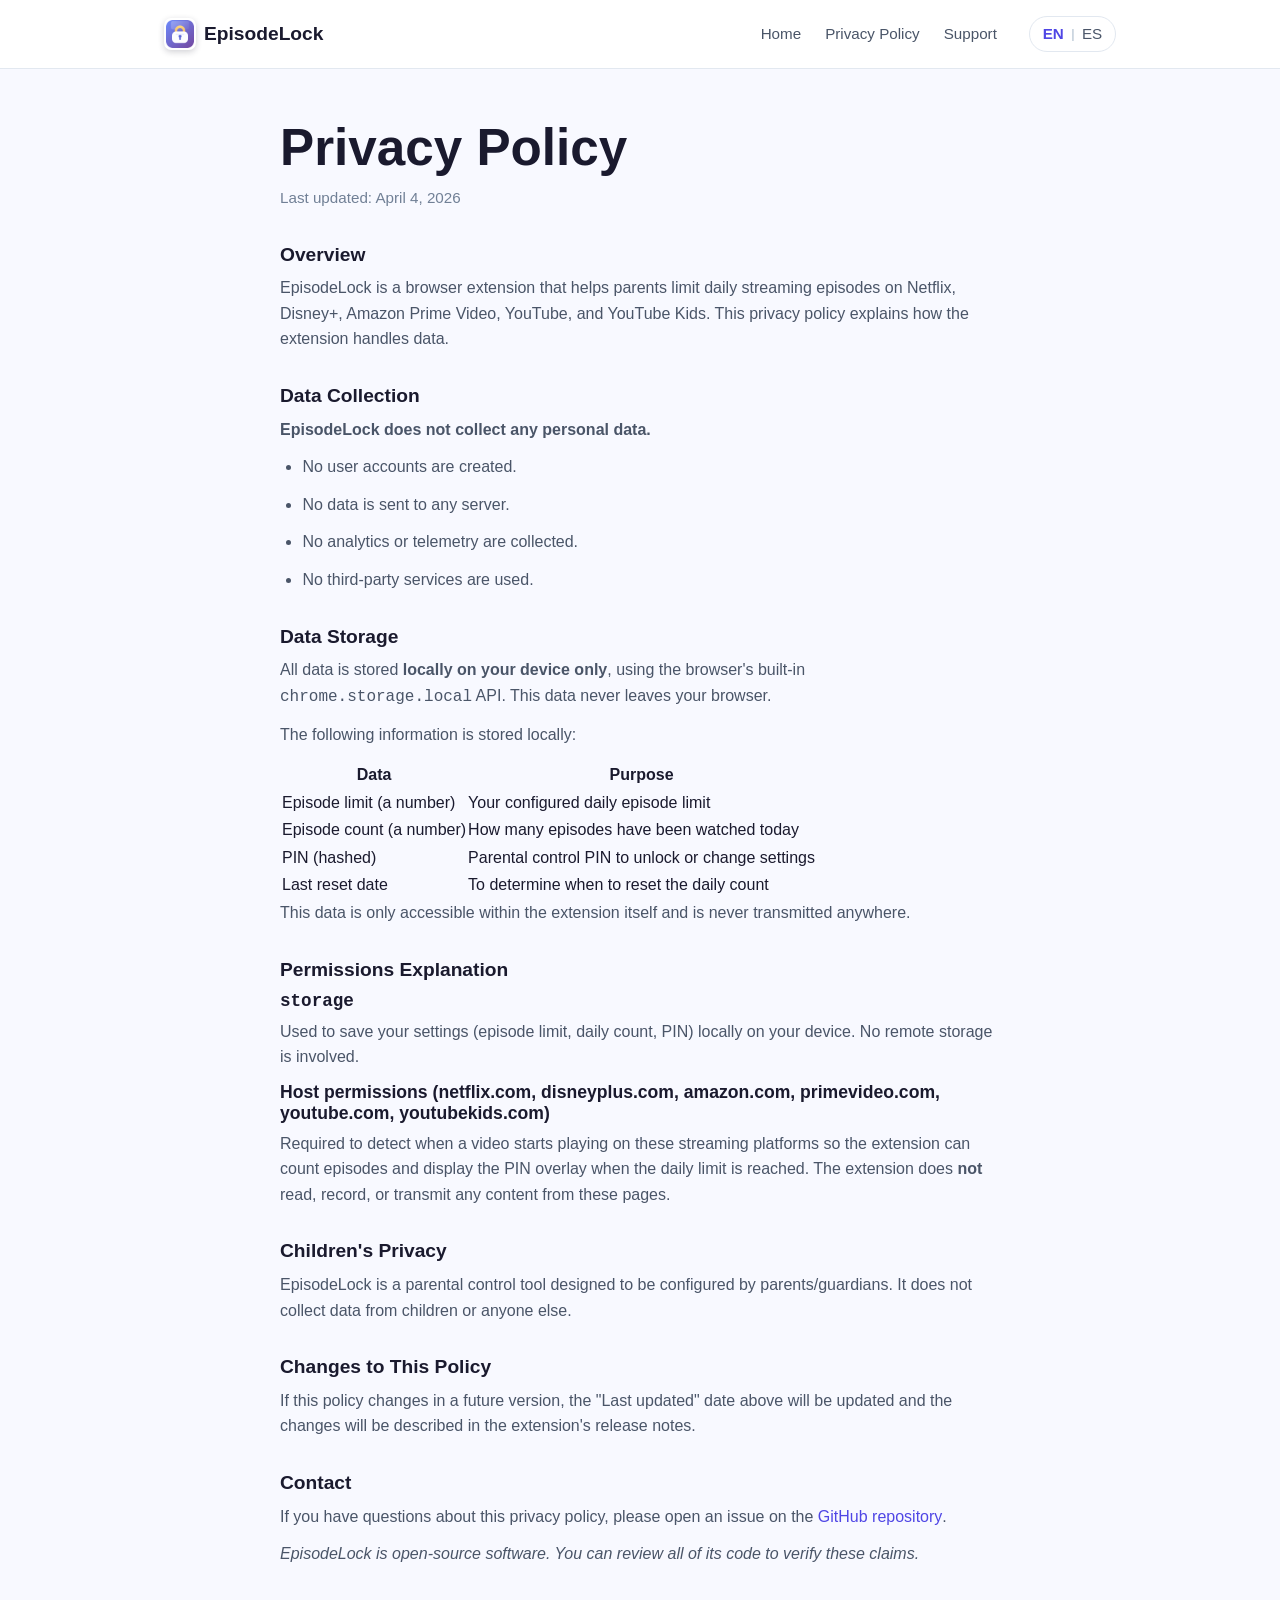
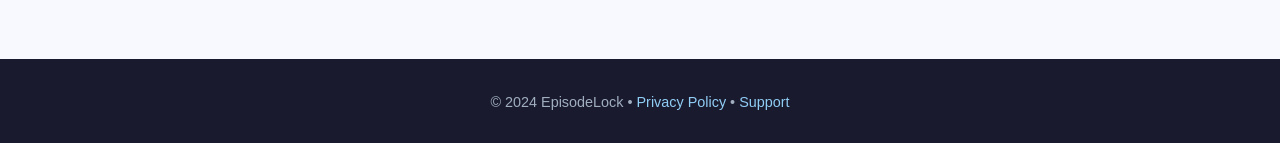
<file: privacy.html>
<!DOCTYPE html>
<html lang="en">
<head>
  <meta charset="UTF-8" />
  <meta name="viewport" content="width=device-width, initial-scale=1.0" />
  <title>Privacy Policy - EpisodeLock</title>
  <meta name="description" content="Privacy policy for the EpisodeLock browser extension." />
  <link rel="alternate" hreflang="en" href="https://jorsang1.github.io/episode-lock-info/privacy.html" />
  <link rel="alternate" hreflang="es-ES" href="https://jorsang1.github.io/episode-lock-info/es/privacy.html" />
  <link rel="alternate" hreflang="x-default" href="https://jorsang1.github.io/episode-lock-info/privacy.html" />
  <link rel="canonical" href="https://jorsang1.github.io/episode-lock-info/privacy.html" />
  
  <link rel="icon" type="image/png" sizes="16x16" href="icons/icon16.png" />
  <link rel="icon" type="image/png" sizes="48x48" href="icons/icon48.png" />
  <link rel="apple-touch-icon" sizes="128x128" href="icons/icon128.png" />
  <link rel="stylesheet" href="style.css" />
</head>
<body>
  <header class="site-header">
    <div class="container">
      <div class="logo">
        <img class="logo-icon-image" src="icons/icon48.png" width="32" height="32" alt="EpisodeLock logo" />
        <span class="logo-text">EpisodeLock</span>
      </div>
      <nav>
        <a href="index.html">Home</a>
        <a href="privacy.html">Privacy Policy</a>
        <a href="support.html">Support</a>
        <div class="locale-switcher" aria-label="Language selector">
          <a href="privacy.html" class="locale-link active" hreflang="en" aria-current="true">EN</a>
          <span class="locale-sep" aria-hidden="true">|</span>
          <a href="es/privacy.html" class="locale-link" hreflang="es-ES">ES</a>
        </div>
      </nav>
    </div>
  </header>

  <main>
    <div class="container">
      <div class="page-content">
        <h1>Privacy Policy</h1>
        <p class="subtitle">Last updated: April 4, 2026</p>

        <h2>Overview</h2>
        <p>
          EpisodeLock is a browser extension that helps parents limit daily streaming episodes on Netflix,
          Disney+, Amazon Prime Video, YouTube, and YouTube Kids. This privacy policy explains how the
          extension handles data.
        </p>

        <h2>Data Collection</h2>
        <p><strong>EpisodeLock does not collect any personal data.</strong></p>
        <ul>
          <li>No user accounts are created.</li>
          <li>No data is sent to any server.</li>
          <li>No analytics or telemetry are collected.</li>
          <li>No third-party services are used.</li>
        </ul>

        <h2>Data Storage</h2>
        <p>
          All data is stored <strong>locally on your device only</strong>, using the browser's built-in
          <code>chrome.storage.local</code> API. This data never leaves your browser.
        </p>

        <p>The following information is stored locally:</p>
        <table>
          <thead>
            <tr>
              <th>Data</th>
              <th>Purpose</th>
            </tr>
          </thead>
          <tbody>
            <tr>
              <td>Episode limit (a number)</td>
              <td>Your configured daily episode limit</td>
            </tr>
            <tr>
              <td>Episode count (a number)</td>
              <td>How many episodes have been watched today</td>
            </tr>
            <tr>
              <td>PIN (hashed)</td>
              <td>Parental control PIN to unlock or change settings</td>
            </tr>
            <tr>
              <td>Last reset date</td>
              <td>To determine when to reset the daily count</td>
            </tr>
          </tbody>
        </table>

        <p>
          This data is only accessible within the extension itself and is never transmitted anywhere.
        </p>

        <h2>Permissions Explanation</h2>
        <h3><code>storage</code></h3>
        <p>
          Used to save your settings (episode limit, daily count, PIN) locally on your device.
          No remote storage is involved.
        </p>

        <h3>Host permissions (netflix.com, disneyplus.com, amazon.com, primevideo.com, youtube.com, youtubekids.com)</h3>
        <p>
          Required to detect when a video starts playing on these streaming platforms so the extension
          can count episodes and display the PIN overlay when the daily limit is reached. The extension
          does <strong>not</strong> read, record, or transmit any content from these pages.
        </p>

        <h2>Children's Privacy</h2>
        <p>
          EpisodeLock is a parental control tool designed to be configured by parents/guardians.
          It does not collect data from children or anyone else.
        </p>

        <h2>Changes to This Policy</h2>
        <p>
          If this policy changes in a future version, the "Last updated" date above will be
          updated and the changes will be described in the extension's release notes.
        </p>

        <h2>Contact</h2>
        <p>
          If you have questions about this privacy policy, please open an issue on the
          <a href="https://github.com/jordienr/episode-lock" target="_blank" rel="noopener noreferrer">GitHub repository</a>.
        </p>

        <p>
          <em>EpisodeLock is open-source software. You can review all of its code to verify these claims.</em>
        </p>
      </div>
    </div>
  </main>

  <footer class="site-footer">
    <div class="container">
      <p>&copy; 2024 EpisodeLock &bull; <a href="privacy.html">Privacy Policy</a> &bull; <a href="support.html">Support</a></p>
    </div>
  </footer>
</body>
</html>
</file>
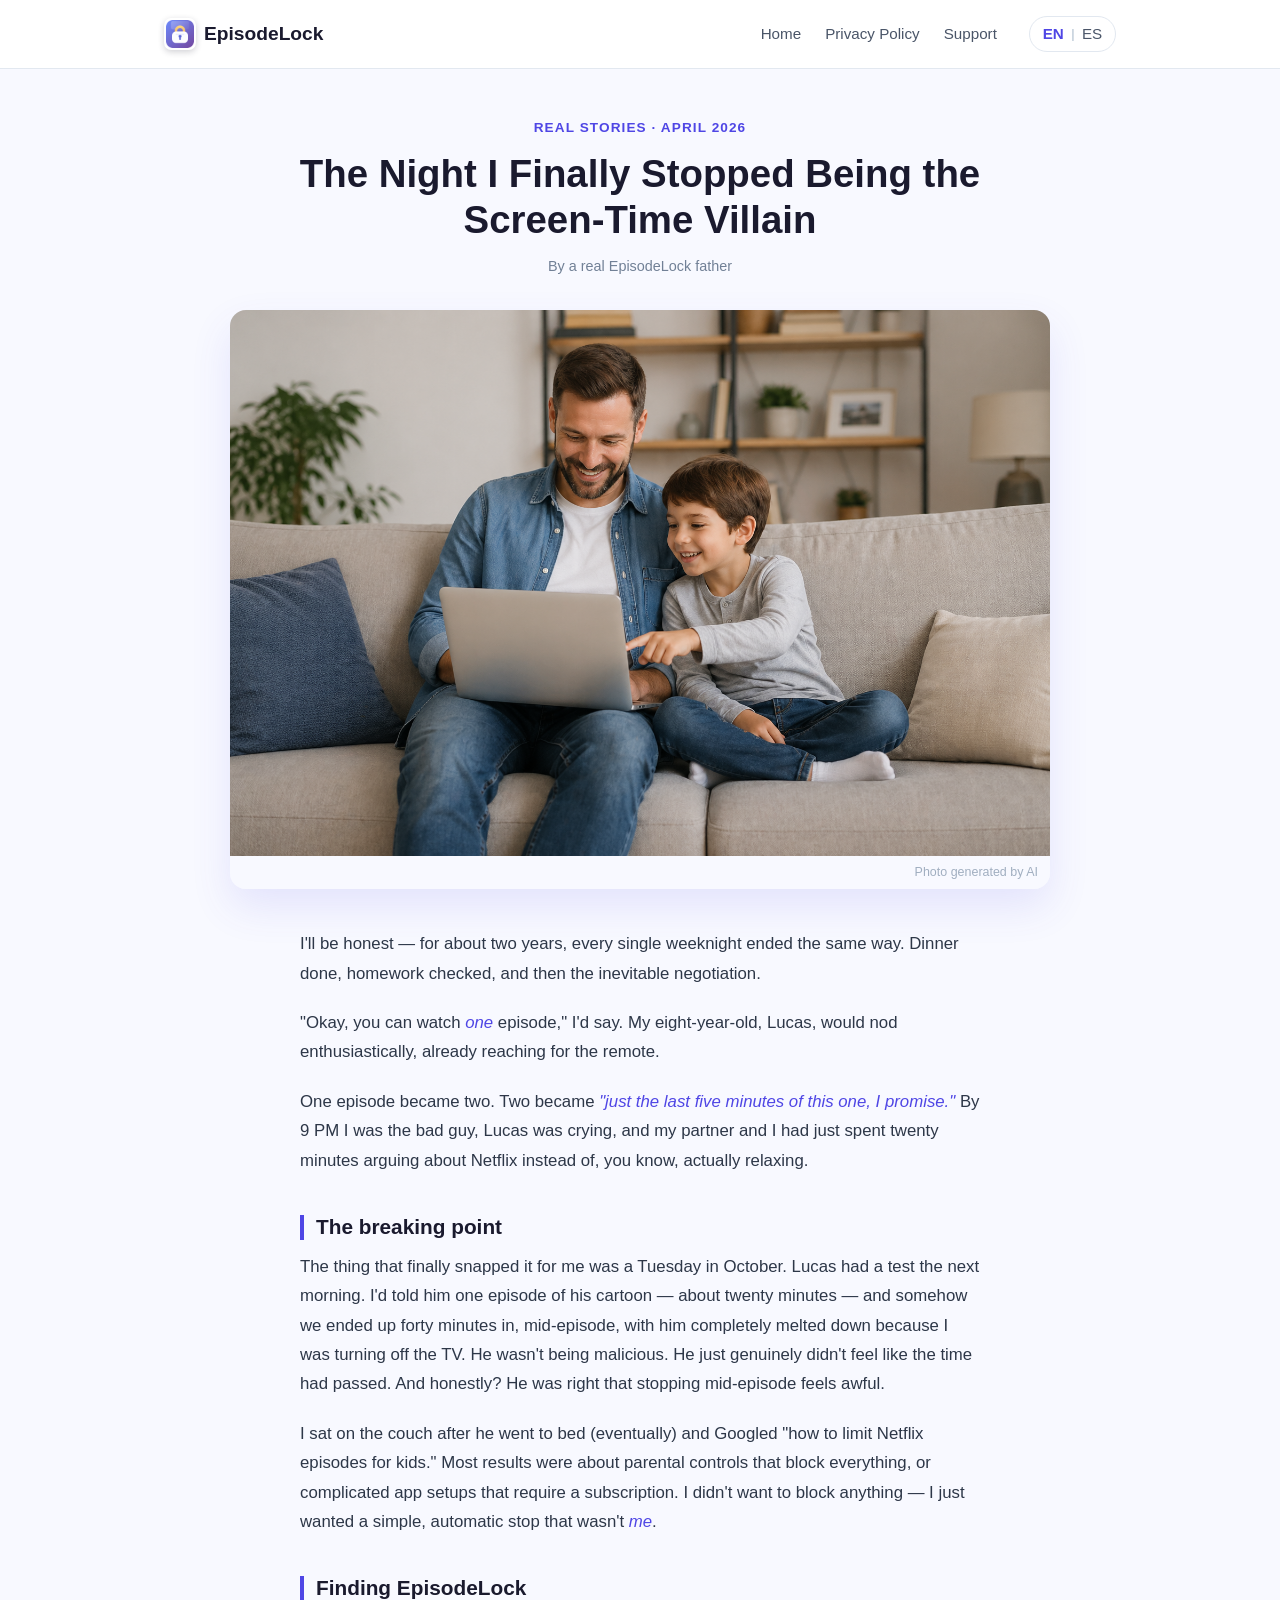
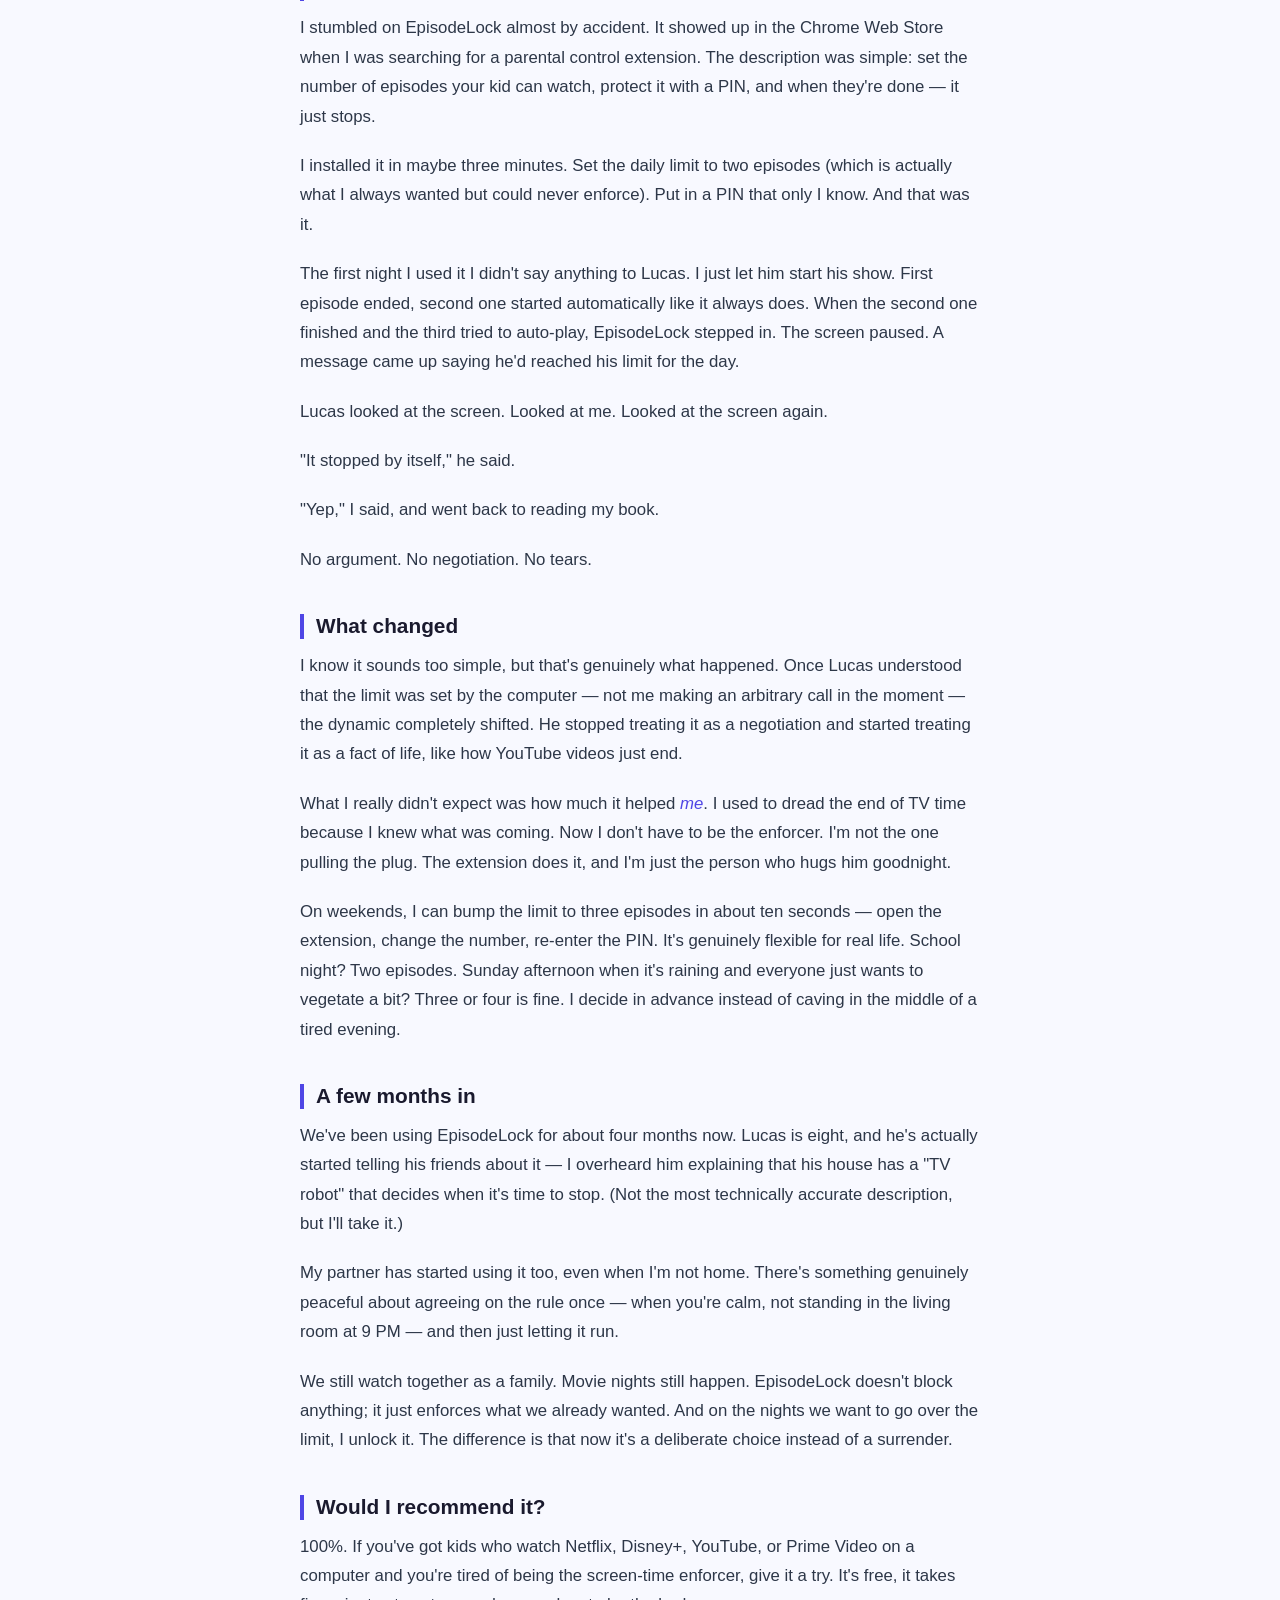
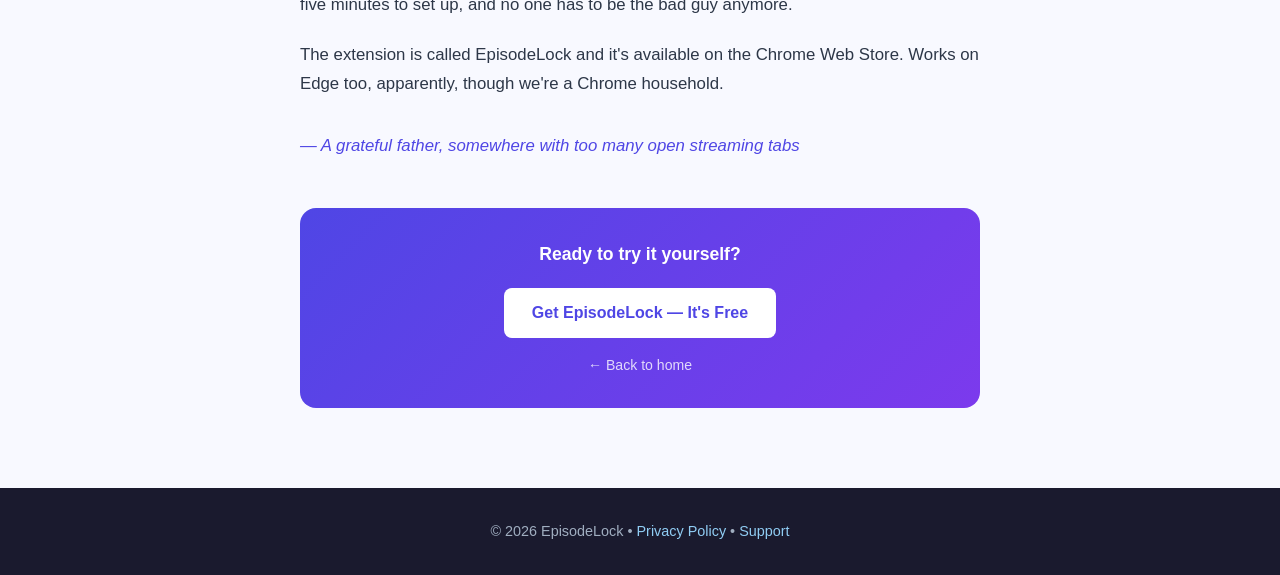
<file: story.html>
<!DOCTYPE html>
<html lang="en">
<head>
  <meta charset="UTF-8" />
  <meta name="viewport" content="width=device-width, initial-scale=1.0" />
  <title>The Night I Finally Stopped Being the Screen-Time Villain – EpisodeLock</title>
  <meta name="description" content="A father shares how EpisodeLock ended the nightly 'just one more episode' battles and made evenings calmer for the whole family." />
  <meta property="og:title" content="The Night I Finally Stopped Being the Screen-Time Villain – EpisodeLock" />
  <meta property="og:description" content="A real father's story about screen-time battles, a browser extension, and a lot more peaceful evenings." />
  <meta property="og:image" content="https://jorsang1.github.io/episode-lock-info/images/story-lucas-and-episode-lock.png" />
  <meta property="og:type" content="article" />
  <meta name="twitter:card" content="summary_large_image" />
  <meta name="twitter:title" content="The Night I Finally Stopped Being the Screen-Time Villain – EpisodeLock" />
  <meta name="twitter:description" content="A real father's story about screen-time battles, a browser extension, and a lot more peaceful evenings." />
  <meta name="twitter:image" content="https://jorsang1.github.io/episode-lock-info/images/story-lucas-and-episode-lock.png" />
  <meta property="og:url" content="https://jorsang1.github.io/episode-lock-info/story.html" />
  <link rel="alternate" hreflang="en" href="https://jorsang1.github.io/episode-lock-info/story.html" />
  <link rel="alternate" hreflang="es-ES" href="https://jorsang1.github.io/episode-lock-info/es/story.html" />
  <link rel="alternate" hreflang="x-default" href="https://jorsang1.github.io/episode-lock-info/story.html" />
  <link rel="canonical" href="https://jorsang1.github.io/episode-lock-info/story.html" />
  <link rel="icon" type="image/png" sizes="16x16" href="icons/icon16.png" />
  <link rel="icon" type="image/png" sizes="48x48" href="icons/icon48.png" />
  <link rel="apple-touch-icon" sizes="128x128" href="icons/icon128.png" />
  <link rel="stylesheet" href="style.css" />

  <script type="application/ld+json">
  {
    "@context": "https://schema.org",
    "@type": "BlogPosting",
    "headline": "The Night I Finally Stopped Being the Screen-Time Villain",
    "description": "A father shares how EpisodeLock ended the nightly 'just one more episode' battles and made evenings calmer for the whole family.",
    "image": "./images/story-lucas-and-episode-lock.png",
    "datePublished": "2026-04-01",
    "author": { "@type": "Person", "name": "A real EpisodeLock father" },
    "publisher": {
      "@type": "Organization",
      "name": "EpisodeLock",
      "url": "https://jorsang1.github.io/episode-lock-info/"
    }
  }
  </script>
</head>
<body>
  <header class="site-header">
    <div class="container">
      <div class="logo">
        <img class="logo-icon-image" src="icons/icon48.png" width="32" height="32" alt="EpisodeLock logo" />
        <span class="logo-text">EpisodeLock</span>
      </div>
      <nav>
        <a href="index.html">Home</a>
        <a href="privacy.html">Privacy Policy</a>
        <a href="support.html">Support</a>
        <div class="locale-switcher" aria-label="Language selector">
          <a href="story.html" class="locale-link active" hreflang="en" aria-current="true">EN</a>
          <span class="locale-sep" aria-hidden="true">|</span>
          <a href="es/story.html" class="locale-link" hreflang="es-ES">ES</a>
        </div>
      </nav>
    </div>
  </header>

  <main>
    <article class="blog-post">
      <div class="container">

        <header class="blog-header">
          <p class="blog-meta">Real Stories · April 2026</p>
          <h1>The Night I Finally Stopped Being the Screen-Time Villain</h1>
          <p class="blog-byline">By a real EpisodeLock father</p>
        </header>

        <figure class="blog-hero-image">
          <img
            src="./images/story-lucas-and-episode-lock.png"
            alt="Parent and children relaxing together on a couch watching TV in a cozy living room"
            width="900"
            height="506"
            loading="eager"
          />
          <figcaption>Photo generated by AI</figcaption>
        </figure>

        <div class="blog-body">

          <p>I'll be honest — for about two years, every single weeknight ended the same way. Dinner done, homework checked, and then the inevitable negotiation.</p>

          <p>"Okay, you can watch <em>one</em> episode," I'd say. My eight-year-old, Lucas, would nod enthusiastically, already reaching for the remote.</p>

          <p>One episode became two. Two became <em>"just the last five minutes of this one, I promise."</em> By 9 PM I was the bad guy, Lucas was crying, and my partner and I had just spent twenty minutes arguing about Netflix instead of, you know, actually relaxing.</p>

          <h2>The breaking point</h2>

          <p>The thing that finally snapped it for me was a Tuesday in October. Lucas had a test the next morning. I'd told him one episode of his cartoon — about twenty minutes — and somehow we ended up forty minutes in, mid-episode, with him completely melted down because I was turning off the TV. He wasn't being malicious. He just genuinely didn't feel like the time had passed. And honestly? He was right that stopping mid-episode feels awful.</p>

          <p>I sat on the couch after he went to bed (eventually) and Googled "how to limit Netflix episodes for kids." Most results were about parental controls that block everything, or complicated app setups that require a subscription. I didn't want to block anything — I just wanted a simple, automatic stop that wasn't <em>me</em>.</p>

          <h2>Finding EpisodeLock</h2>

          <p>I stumbled on EpisodeLock almost by accident. It showed up in the Chrome Web Store when I was searching for a parental control extension. The description was simple: set the number of episodes your kid can watch, protect it with a PIN, and when they're done — it just stops.</p>

          <p>I installed it in maybe three minutes. Set the daily limit to two episodes (which is actually what I always wanted but could never enforce). Put in a PIN that only I know. And that was it.</p>

          <p>The first night I used it I didn't say anything to Lucas. I just let him start his show. First episode ended, second one started automatically like it always does. When the second one finished and the third tried to auto-play, EpisodeLock stepped in. The screen paused. A message came up saying he'd reached his limit for the day.</p>

          <p>Lucas looked at the screen. Looked at me. Looked at the screen again.</p>

          <p>"It stopped by itself," he said.</p>

          <p>"Yep," I said, and went back to reading my book.</p>

          <p>No argument. No negotiation. No tears.</p>

          <h2>What changed</h2>

          <p>I know it sounds too simple, but that's genuinely what happened. Once Lucas understood that the limit was set by the computer — not me making an arbitrary call in the moment — the dynamic completely shifted. He stopped treating it as a negotiation and started treating it as a fact of life, like how YouTube videos just end.</p>

          <p>What I really didn't expect was how much it helped <em>me</em>. I used to dread the end of TV time because I knew what was coming. Now I don't have to be the enforcer. I'm not the one pulling the plug. The extension does it, and I'm just the person who hugs him goodnight.</p>

          <p>On weekends, I can bump the limit to three episodes in about ten seconds — open the extension, change the number, re-enter the PIN. It's genuinely flexible for real life. School night? Two episodes. Sunday afternoon when it's raining and everyone just wants to vegetate a bit? Three or four is fine. I decide in advance instead of caving in the middle of a tired evening.</p>

          <h2>A few months in</h2>

          <p>We've been using EpisodeLock for about four months now. Lucas is eight, and he's actually started telling his friends about it — I overheard him explaining that his house has a "TV robot" that decides when it's time to stop. (Not the most technically accurate description, but I'll take it.)</p>

          <p>My partner has started using it too, even when I'm not home. There's something genuinely peaceful about agreeing on the rule once — when you're calm, not standing in the living room at 9 PM — and then just letting it run.</p>

          <p>We still watch together as a family. Movie nights still happen. EpisodeLock doesn't block anything; it just enforces what we already wanted. And on the nights we want to go over the limit, I unlock it. The difference is that now it's a deliberate choice instead of a surrender.</p>

          <h2>Would I recommend it?</h2>

          <p>100%. If you've got kids who watch Netflix, Disney+, YouTube, or Prime Video on a computer and you're tired of being the screen-time enforcer, give it a try. It's free, it takes five minutes to set up, and no one has to be the bad guy anymore.</p>

          <p>The extension is called EpisodeLock and it's available on the Chrome Web Store. Works on Edge too, apparently, though we're a Chrome household.</p>

          <p style="margin-top:2rem;"><em>— A grateful father, somewhere with too many open streaming tabs</em></p>

        </div>

        <div class="blog-cta">
          <p>Ready to try it yourself?</p>
          <a href="https://chromewebstore.google.com/detail/episodelock/emfifgaajiljdgepebdibnikncleecpb" class="btn btn-primary" target="_blank" rel="noopener noreferrer">Get EpisodeLock — It's Free</a>
          <a href="index.html" class="blog-cta-back">← Back to home</a>
        </div>

      </div>
    </article>
  </main>

  <footer class="site-footer">
    <div class="container">
      <p>&copy; 2026 EpisodeLock &bull; <a href="privacy.html">Privacy Policy</a> &bull; <a href="support.html">Support</a></p>
    </div>
  </footer>
</body>
</html>
</file>
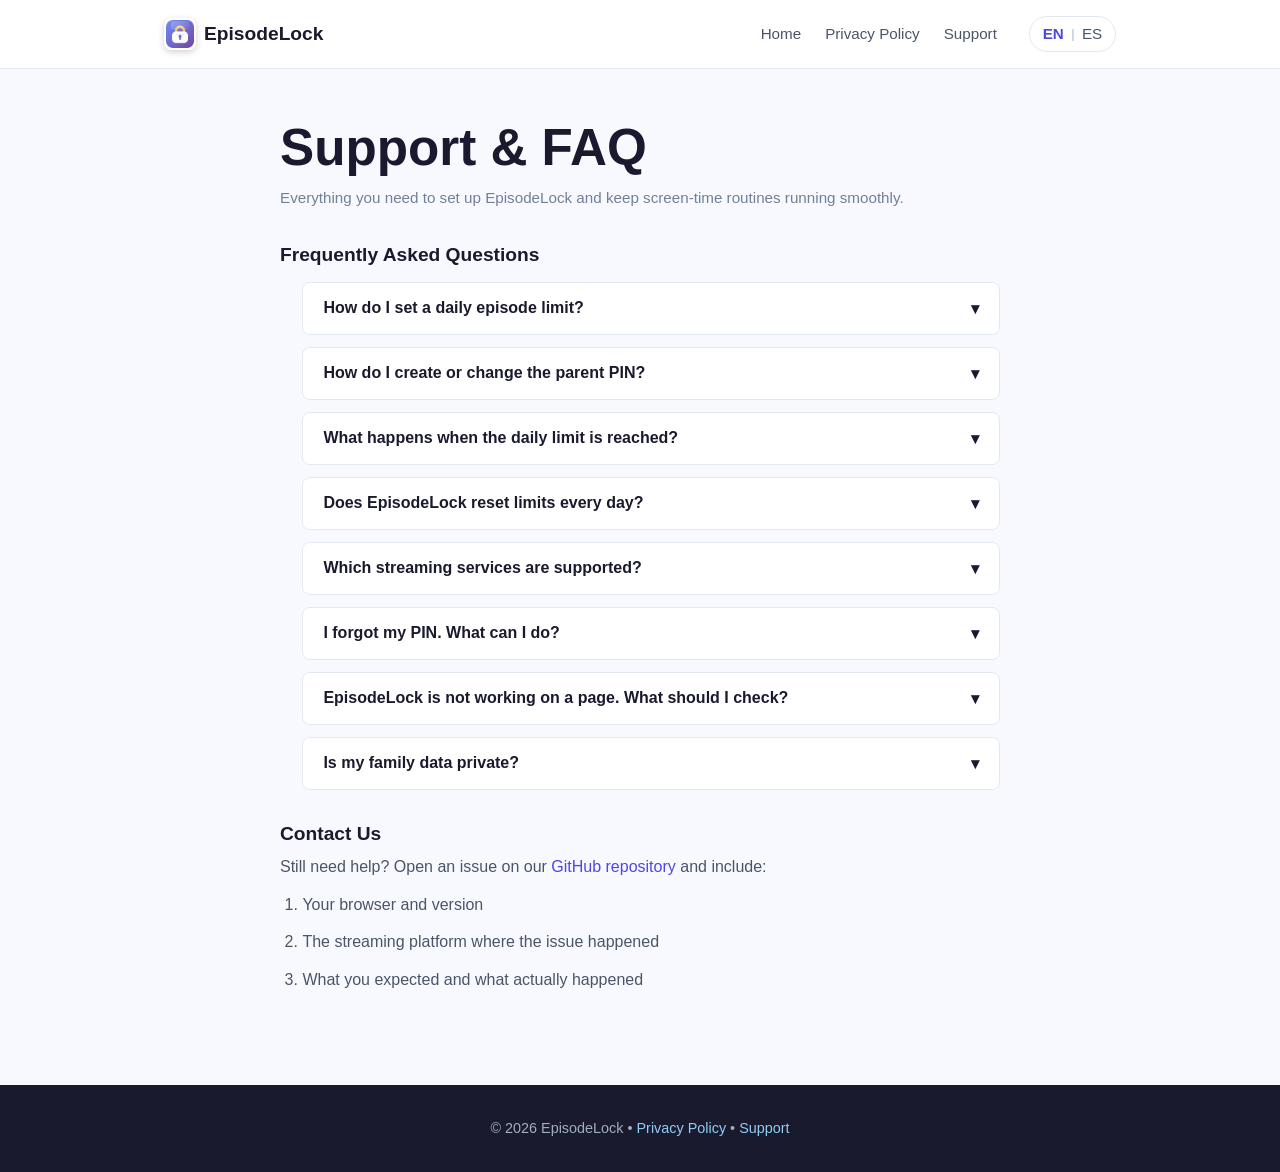
<file: support.html>
<!DOCTYPE html>
<html lang="en">
<head>
  <meta charset="UTF-8" />
  <meta name="viewport" content="width=device-width, initial-scale=1.0" />
  <title>Support - EpisodeLock</title>
  <meta name="description" content="Get help with EpisodeLock setup, daily limits, PIN control, and troubleshooting for families." />
  <link rel="alternate" hreflang="en" href="https://jorsang1.github.io/episode-lock-info/support.html" />
  <link rel="alternate" hreflang="es-ES" href="https://jorsang1.github.io/episode-lock-info/es/support.html" />
  <link rel="alternate" hreflang="x-default" href="https://jorsang1.github.io/episode-lock-info/support.html" />
  <link rel="canonical" href="https://jorsang1.github.io/episode-lock-info/support.html" />
  
  <link rel="icon" type="image/png" sizes="16x16" href="icons/icon16.png" />
  <link rel="icon" type="image/png" sizes="48x48" href="icons/icon48.png" />
  <link rel="apple-touch-icon" sizes="128x128" href="icons/icon128.png" />
  <link rel="stylesheet" href="style.css" />
</head>
<body>
  <header class="site-header">
    <div class="container">
      <div class="logo">
        <img class="logo-icon-image" src="icons/icon48.png" width="32" height="32" alt="EpisodeLock logo" />
        <span class="logo-text">EpisodeLock</span>
      </div>
      <nav>
        <a href="index.html">Home</a>
        <a href="privacy.html">Privacy Policy</a>
        <a href="support.html">Support</a>
        <div class="locale-switcher" aria-label="Language selector">
          <a href="support.html" class="locale-link active" hreflang="en" aria-current="true">EN</a>
          <span class="locale-sep" aria-hidden="true">|</span>
          <a href="es/support.html" class="locale-link" hreflang="es-ES">ES</a>
        </div>
      </nav>
    </div>
  </header>

  <main>
    <div class="container">
      <div class="page-content">
        <h1>Support &amp; FAQ</h1>
        <p class="subtitle">Everything you need to set up EpisodeLock and keep screen-time routines running smoothly.</p>

        <h2>Frequently Asked Questions</h2>

        <ul class="faq-list" id="faq">
          <li class="faq-item">
            <button class="faq-question" aria-expanded="false">
              How do I set a daily episode limit?
              <i class="faq-chevron" aria-hidden="true">▾</i>
            </button>
            <div class="faq-answer">
              Click the EpisodeLock icon in your browser toolbar, choose how many episodes are allowed per day,
              then save your settings. The extension will apply that limit automatically on supported streaming sites.
            </div>
          </li>

          <li class="faq-item">
            <button class="faq-question" aria-expanded="false">
              How do I create or change the parent PIN?
              <i class="faq-chevron" aria-hidden="true">▾</i>
            </button>
            <div class="faq-answer">
              Open the EpisodeLock settings popup and enter a 4-digit PIN.
              You can update it any time from the same place.
              Keep this PIN private, since it controls unlocking and reset actions.
            </div>
          </li>

          <li class="faq-item">
            <button class="faq-question" aria-expanded="false">
              What happens when the daily limit is reached?
              <i class="faq-chevron" aria-hidden="true">▾</i>
            </button>
            <div class="faq-answer">
              EpisodeLock pauses playback when the limit is reached.
              To continue watching, a parent can enter the PIN to unlock or reset for the day.
              Without the PIN, playback stays locked.
            </div>
          </li>

          <li class="faq-item">
            <button class="faq-question" aria-expanded="false">
              Does EpisodeLock reset limits every day?
              <i class="faq-chevron" aria-hidden="true">▾</i>
            </button>
            <div class="faq-answer">
              Yes. Episode limits refresh automatically each day, so your family starts with a fresh allowance.
            </div>
          </li>

          <li class="faq-item">
            <button class="faq-question" aria-expanded="false">
              Which streaming services are supported?
              <i class="faq-chevron" aria-hidden="true">▾</i>
            </button>
            <div class="faq-answer">
              EpisodeLock currently supports Netflix, Disney+, Prime Video, YouTube, and YouTube Kids.
              If you want support for another platform, send us a request via
              <a href="https://github.com/jorsang1/episode-lock-info/issues" target="_blank" rel="noopener noreferrer">GitHub Issues</a>.
            </div>
          </li>

          <li class="faq-item">
            <button class="faq-question" aria-expanded="false">
              I forgot my PIN. What can I do?
              <i class="faq-chevron" aria-hidden="true">▾</i>
            </button>
            <div class="faq-answer">
              If you forget your PIN, you will need to reset the extension settings.
              Depending on your browser, removing and reinstalling the extension can clear local settings.
              If you are unsure, contact support and include your browser name and version.
            </div>
          </li>

          <li class="faq-item">
            <button class="faq-question" aria-expanded="false">
              EpisodeLock is not working on a page. What should I check?
              <i class="faq-chevron" aria-hidden="true">▾</i>
            </button>
            <div class="faq-answer">
              <ol>
                <li>Make sure you are on a supported streaming platform.</li>
                <li>Refresh the streaming page after installing the extension.</li>
                <li>Try disabling and re-enabling EpisodeLock in your browser's extensions page.</li>
                <li>Confirm your browser is up to date.</li>
                <li>If it still does not work, report the issue on our
                    <a href="https://github.com/jorsang1/episode-lock-info/issues" target="_blank" rel="noopener noreferrer">GitHub Issues page</a>.
                </li>
              </ol>
            </div>
          </li>

          <li class="faq-item">
            <button class="faq-question" aria-expanded="false">
              Is my family data private?
              <i class="faq-chevron" aria-hidden="true">▾</i>
            </button>
            <div class="faq-answer">
              EpisodeLock keeps your settings on your device and does not require an account.
              See our <a href="privacy.html">Privacy Policy</a> for full details.
            </div>
          </li>
        </ul>

        <h2>Contact Us</h2>
        <p>
          Still need help? Open an issue on our
          <a href="https://github.com/jorsang1/episode-lock-info/issues" target="_blank" rel="noopener noreferrer">GitHub repository</a>
          and include:
        </p>
        <ol>
          <li>Your browser and version</li>
          <li>The streaming platform where the issue happened</li>
          <li>What you expected and what actually happened</li>
        </ol>
      </div>
    </div>
  </main>

  <footer class="site-footer">
    <div class="container">
      <p>&copy; 2026 EpisodeLock &bull; <a href="privacy.html">Privacy Policy</a> &bull; <a href="support.html">Support</a></p>
    </div>
  </footer>

  <script>
    // Simple accordion for FAQ
    document.querySelectorAll('.faq-question').forEach(function(btn) {
      btn.addEventListener('click', function() {
        var item = btn.closest('.faq-item');
        var isOpen = item.classList.contains('open');
        // Close all
        document.querySelectorAll('.faq-item').forEach(function(i) {
          i.classList.remove('open');
          i.querySelector('.faq-question').setAttribute('aria-expanded', 'false');
        });
        // Toggle clicked
        if (!isOpen) {
          item.classList.add('open');
          btn.setAttribute('aria-expanded', 'true');
        }
      });
    });
  </script>
</body>
</html>
</file>
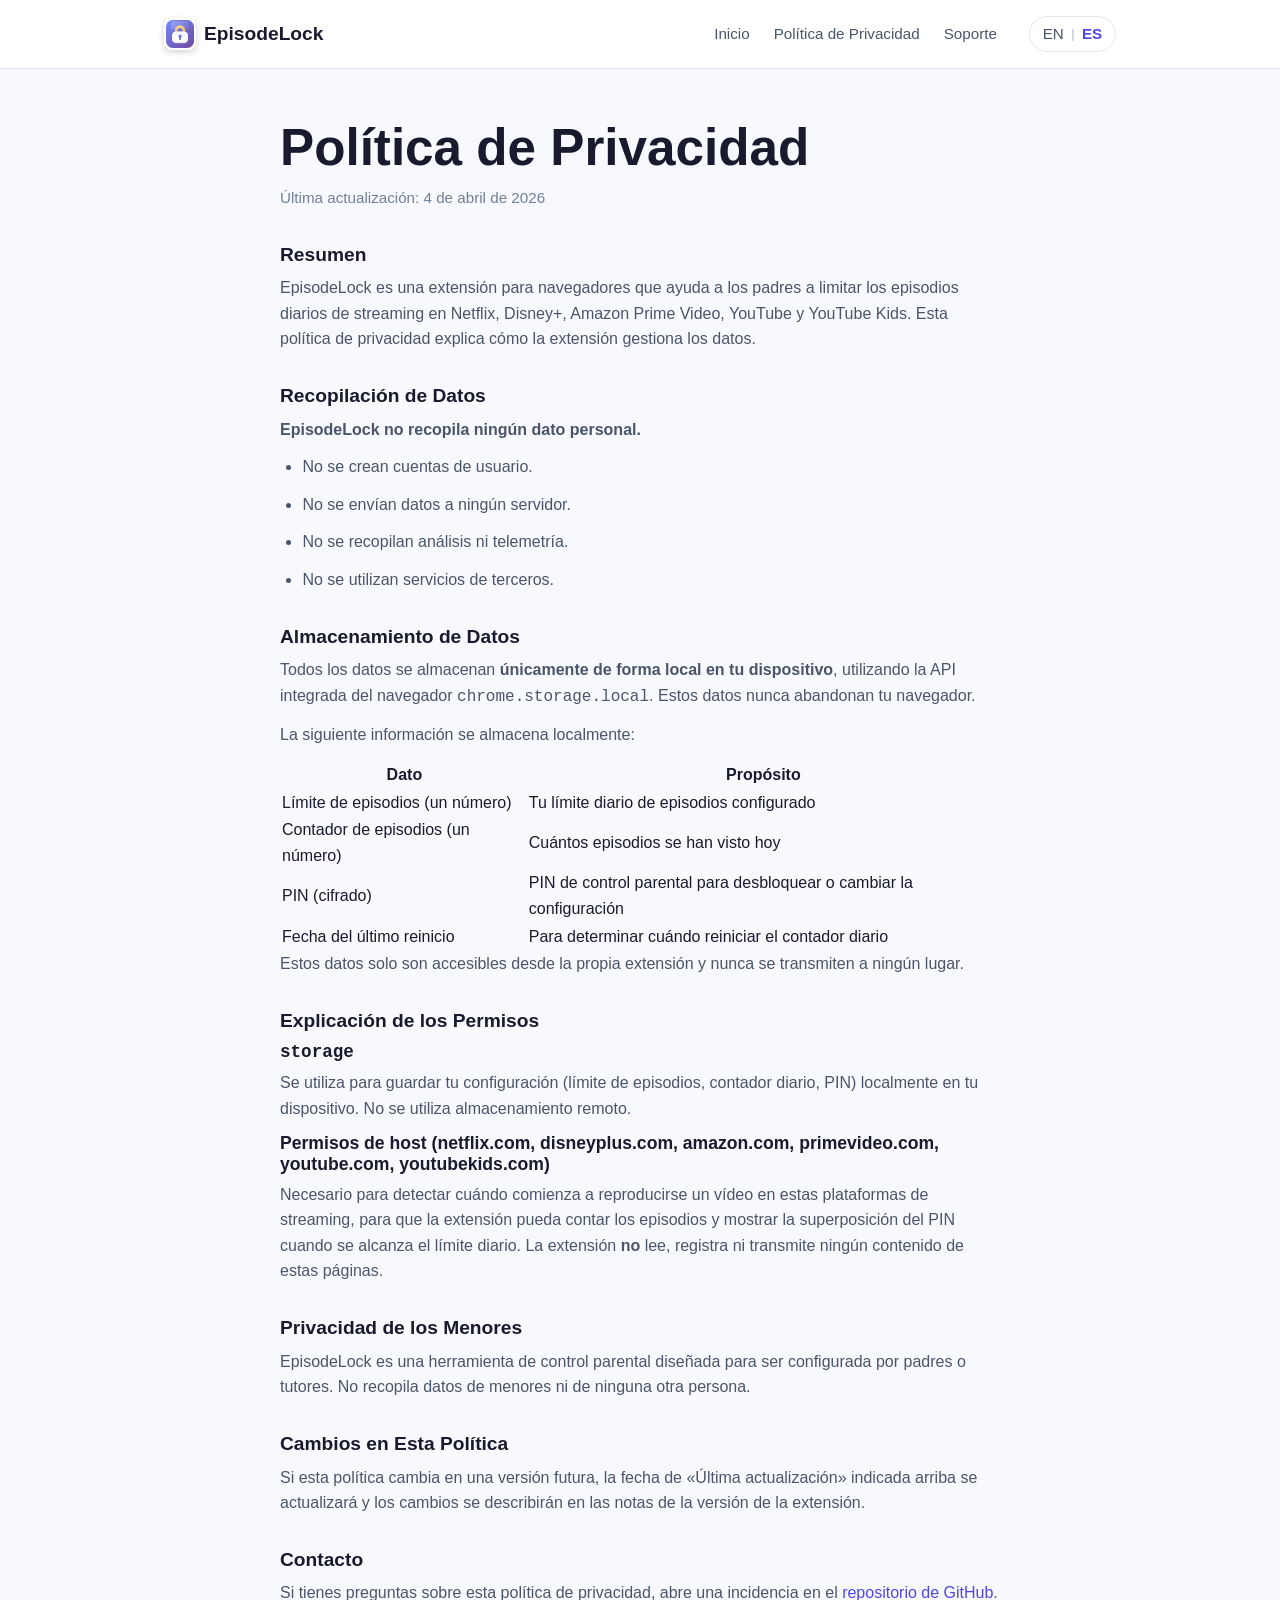
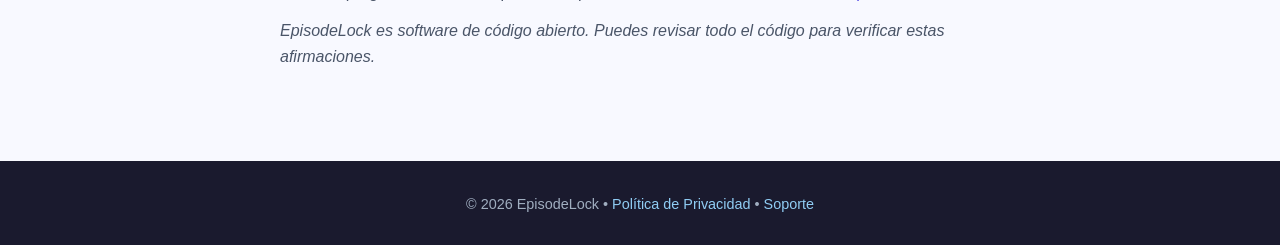
<file: es/privacy.html>
<!DOCTYPE html>
<html lang="es">
<head>
  <meta charset="UTF-8" />
  <meta name="viewport" content="width=device-width, initial-scale=1.0" />
  <title>Política de Privacidad - EpisodeLock</title>
  <meta name="description" content="Política de privacidad de la extensión EpisodeLock para navegadores." />
  <link rel="alternate" hreflang="en" href="https://jorsang1.github.io/episode-lock-info/privacy.html" />
  <link rel="alternate" hreflang="es-ES" href="https://jorsang1.github.io/episode-lock-info/es/privacy.html" />
  <link rel="alternate" hreflang="x-default" href="https://jorsang1.github.io/episode-lock-info/privacy.html" />
  <link rel="canonical" href="https://jorsang1.github.io/episode-lock-info/es/privacy.html" />
  
  <link rel="icon" type="image/png" sizes="16x16" href="../icons/icon16.png" />
  <link rel="icon" type="image/png" sizes="48x48" href="../icons/icon48.png" />
  <link rel="apple-touch-icon" sizes="128x128" href="../icons/icon128.png" />
  <link rel="stylesheet" href="../style.css" />
</head>
<body>
  <header class="site-header">
    <div class="container">
      <div class="logo">
        <img class="logo-icon-image" src="../icons/icon48.png" width="32" height="32" alt="Logotipo de EpisodeLock" />
        <span class="logo-text">EpisodeLock</span>
      </div>
      <nav>
        <a href="index.html">Inicio</a>
        <a href="privacy.html">Política de Privacidad</a>
        <a href="support.html">Soporte</a>
        <div class="locale-switcher" aria-label="Selector de idioma">
          <a href="../privacy.html" class="locale-link" hreflang="en">EN</a>
          <span class="locale-sep" aria-hidden="true">|</span>
          <a href="privacy.html" class="locale-link active" hreflang="es-ES" aria-current="true">ES</a>
        </div>
      </nav>
    </div>
  </header>

  <main>
    <div class="container">
      <div class="page-content">
        <h1>Política de Privacidad</h1>
        <p class="subtitle">Última actualización: 4 de abril de 2026</p>

        <h2>Resumen</h2>
        <p>
          EpisodeLock es una extensión para navegadores que ayuda a los padres a limitar los episodios
          diarios de streaming en Netflix, Disney+, Amazon Prime Video, YouTube y YouTube Kids.
          Esta política de privacidad explica cómo la extensión gestiona los datos.
        </p>

        <h2>Recopilación de Datos</h2>
        <p><strong>EpisodeLock no recopila ningún dato personal.</strong></p>
        <ul>
          <li>No se crean cuentas de usuario.</li>
          <li>No se envían datos a ningún servidor.</li>
          <li>No se recopilan análisis ni telemetría.</li>
          <li>No se utilizan servicios de terceros.</li>
        </ul>

        <h2>Almacenamiento de Datos</h2>
        <p>
          Todos los datos se almacenan <strong>únicamente de forma local en tu dispositivo</strong>,
          utilizando la API integrada del navegador <code>chrome.storage.local</code>.
          Estos datos nunca abandonan tu navegador.
        </p>

        <p>La siguiente información se almacena localmente:</p>
        <table>
          <thead>
            <tr>
              <th>Dato</th>
              <th>Propósito</th>
            </tr>
          </thead>
          <tbody>
            <tr>
              <td>Límite de episodios (un número)</td>
              <td>Tu límite diario de episodios configurado</td>
            </tr>
            <tr>
              <td>Contador de episodios (un número)</td>
              <td>Cuántos episodios se han visto hoy</td>
            </tr>
            <tr>
              <td>PIN (cifrado)</td>
              <td>PIN de control parental para desbloquear o cambiar la configuración</td>
            </tr>
            <tr>
              <td>Fecha del último reinicio</td>
              <td>Para determinar cuándo reiniciar el contador diario</td>
            </tr>
          </tbody>
        </table>

        <p>
          Estos datos solo son accesibles desde la propia extensión y nunca se transmiten a ningún lugar.
        </p>

        <h2>Explicación de los Permisos</h2>
        <h3><code>storage</code></h3>
        <p>
          Se utiliza para guardar tu configuración (límite de episodios, contador diario, PIN)
          localmente en tu dispositivo. No se utiliza almacenamiento remoto.
        </p>

        <h3>Permisos de host (netflix.com, disneyplus.com, amazon.com, primevideo.com, youtube.com, youtubekids.com)</h3>
        <p>
          Necesario para detectar cuándo comienza a reproducirse un vídeo en estas plataformas de
          streaming, para que la extensión pueda contar los episodios y mostrar la superposición del
          PIN cuando se alcanza el límite diario. La extensión <strong>no</strong> lee, registra ni
          transmite ningún contenido de estas páginas.
        </p>

        <h2>Privacidad de los Menores</h2>
        <p>
          EpisodeLock es una herramienta de control parental diseñada para ser configurada por
          padres o tutores. No recopila datos de menores ni de ninguna otra persona.
        </p>

        <h2>Cambios en Esta Política</h2>
        <p>
          Si esta política cambia en una versión futura, la fecha de «Última actualización»
          indicada arriba se actualizará y los cambios se describirán en las notas de la versión
          de la extensión.
        </p>

        <h2>Contacto</h2>
        <p>
          Si tienes preguntas sobre esta política de privacidad, abre una incidencia en el
          <a href="https://github.com/jorsang1/episode-lock-info" target="_blank" rel="noopener noreferrer">repositorio de GitHub</a>.
        </p>

        <p>
          <em>EpisodeLock es software de código abierto. Puedes revisar todo el código para verificar estas afirmaciones.</em>
        </p>
      </div>
    </div>
  </main>

  <footer class="site-footer">
    <div class="container">
      <p>&copy; 2026 EpisodeLock &bull; <a href="privacy.html">Política de Privacidad</a> &bull; <a href="support.html">Soporte</a></p>
    </div>
  </footer>
</body>
</html>
</file>
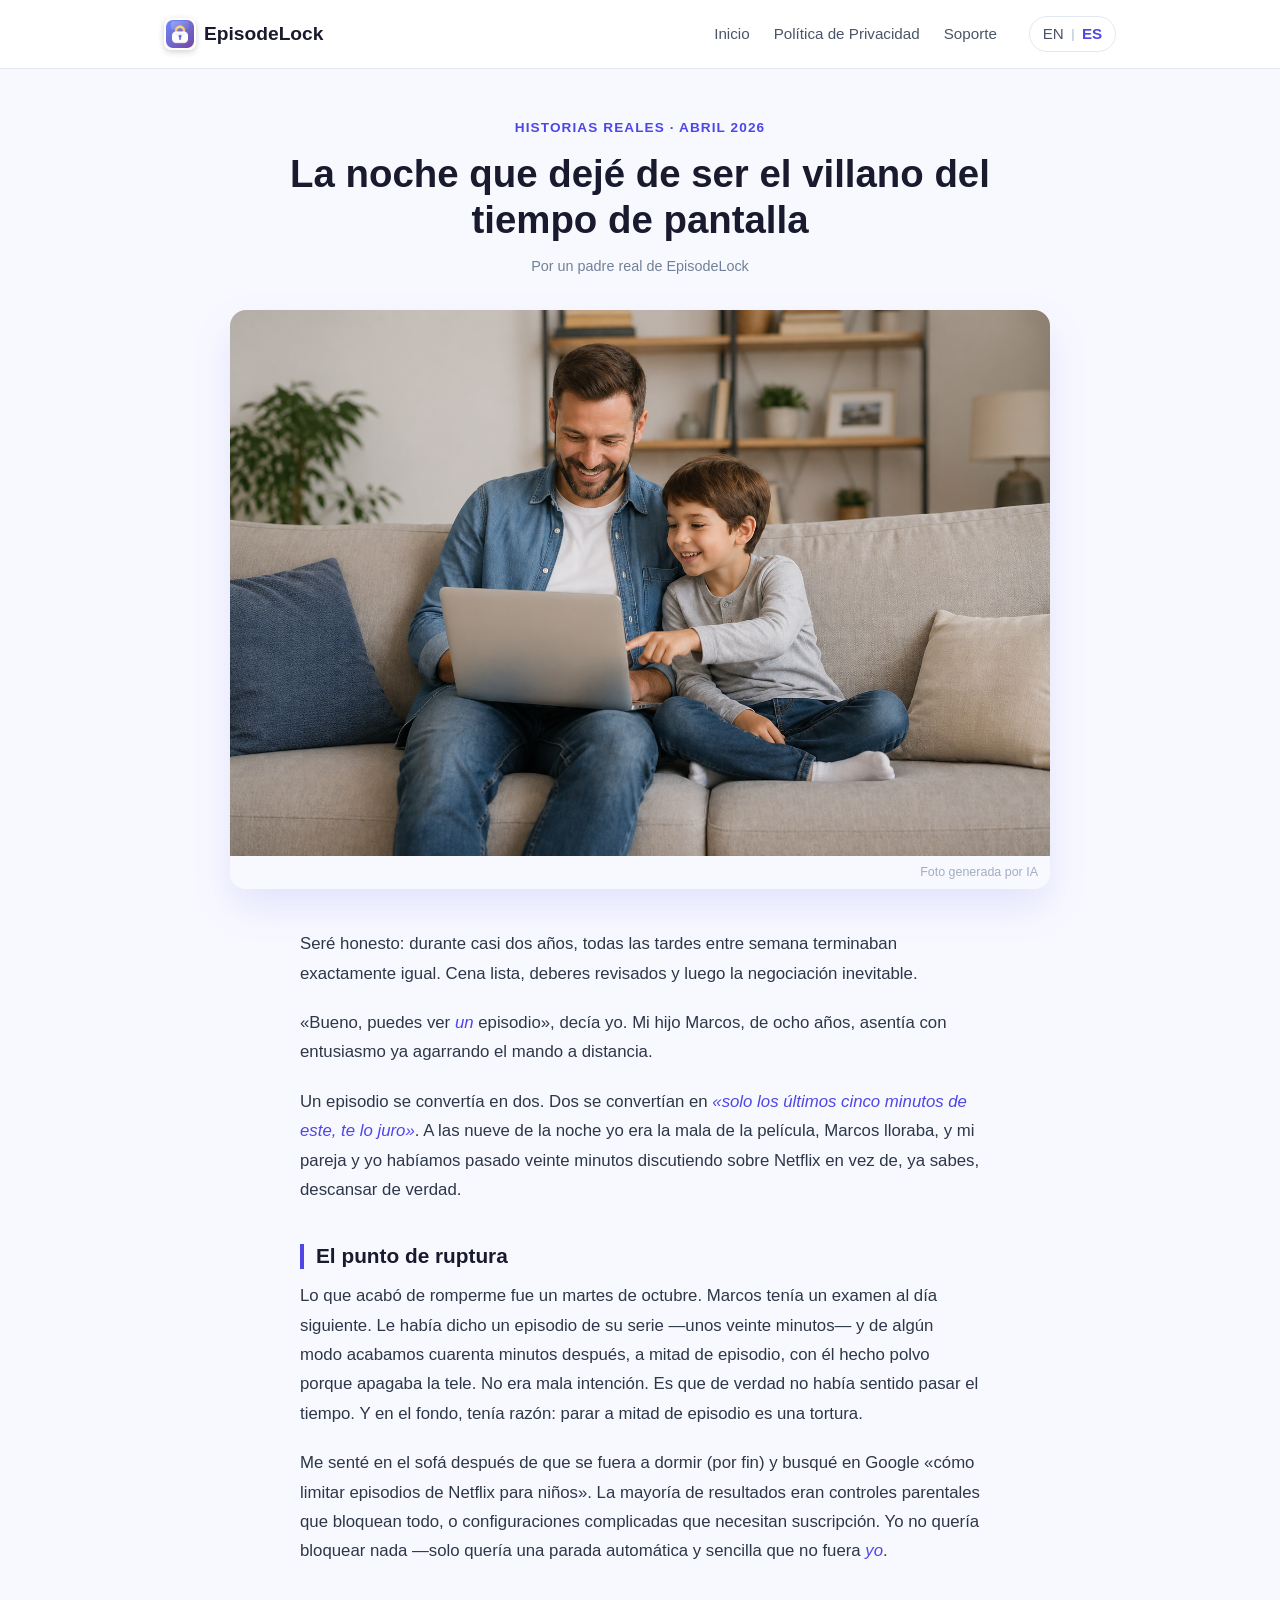
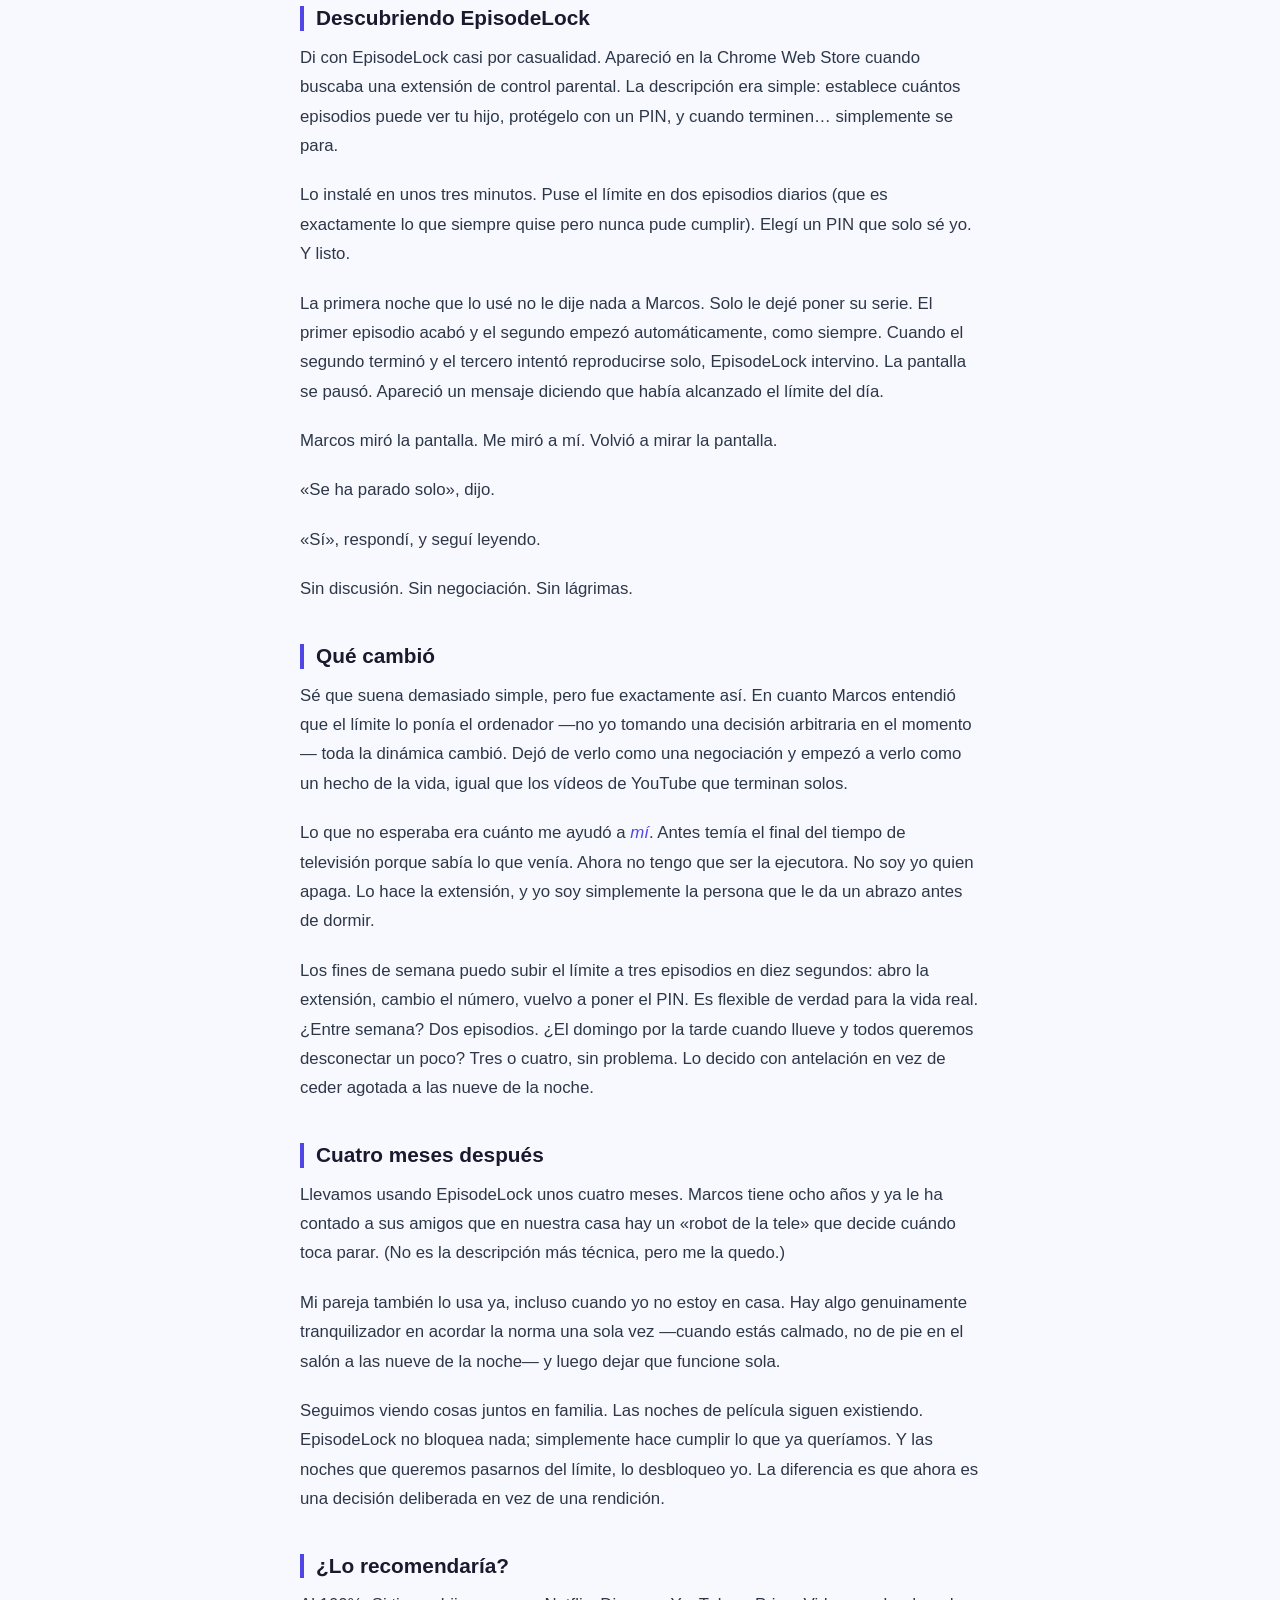
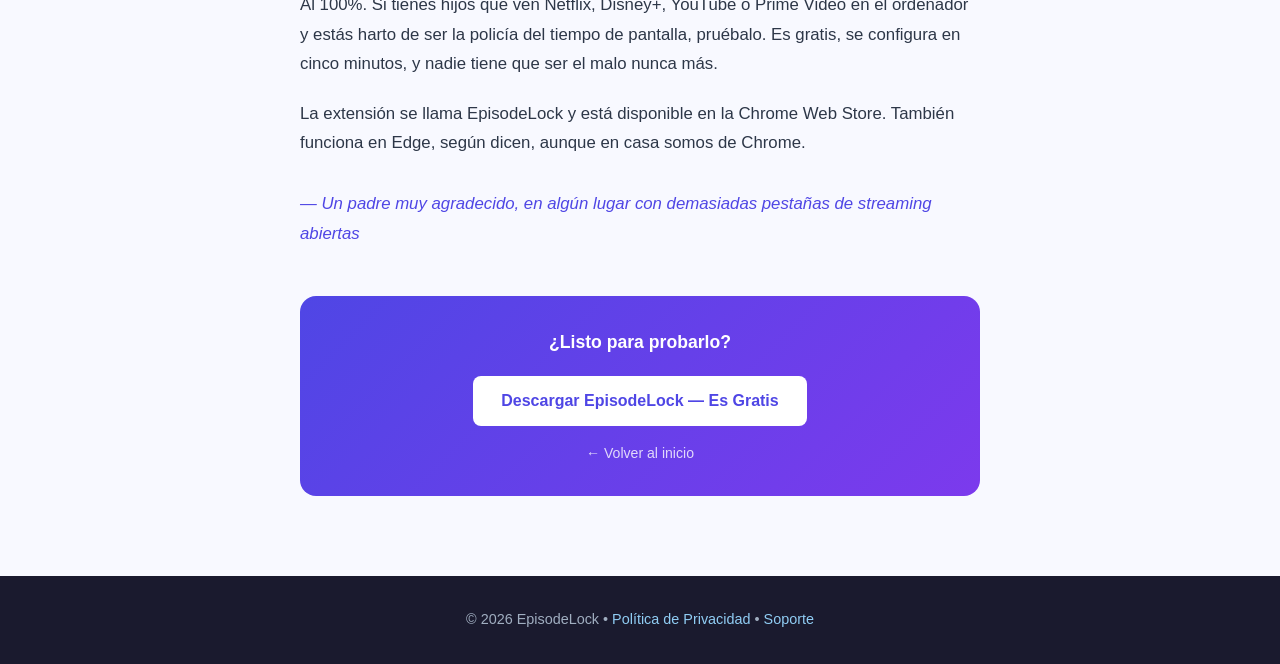
<file: es/story.html>
<!DOCTYPE html>
<html lang="es">
<head>
  <meta charset="UTF-8" />
  <meta name="viewport" content="width=device-width, initial-scale=1.0" />
  <title>La noche que dejé de ser el villano del tiempo de pantalla – EpisodeLock</title>
  <meta name="description" content="Un padre cuenta cómo EpisodeLock puso fin a las batallas nocturnas de «un episodio más» y convirtió las tardes en algo mucho más tranquilo para toda la familia." />
  <meta property="og:title" content="La noche que dejé de ser el villano del tiempo de pantalla – EpisodeLock" />
  <meta property="og:description" content="Una historia real de un papá sobre peleas de pantalla, una extensión del navegador y muchas más tardes en paz." />
  <meta property="og:image" content="https://jorsang1.github.io/episode-lock-info/images/story-lucas-and-episode-lock.png" />
  <meta property="og:type" content="article" />
  <meta name="twitter:card" content="summary_large_image" />
  <meta name="twitter:title" content="La noche que dejé de ser el villano del tiempo de pantalla – EpisodeLock" />
  <meta name="twitter:description" content="Una historia real de un papá sobre peleas de pantalla, una extensión del navegador y muchas más tardes en paz." />
  <meta name="twitter:image" content="https://jorsang1.github.io/episode-lock-info/images/story-lucas-and-episode-lock.png" />
  <meta property="og:url" content="https://jorsang1.github.io/episode-lock-info/es/story.html" />
  <link rel="alternate" hreflang="en" href="https://jorsang1.github.io/episode-lock-info/story.html" />
  <link rel="alternate" hreflang="es-ES" href="https://jorsang1.github.io/episode-lock-info/es/story.html" />
  <link rel="alternate" hreflang="x-default" href="https://jorsang1.github.io/episode-lock-info/story.html" />
  <link rel="canonical" href="https://jorsang1.github.io/episode-lock-info/es/story.html" />
  <link rel="icon" type="image/png" sizes="16x16" href="../icons/icon16.png" />
  <link rel="icon" type="image/png" sizes="48x48" href="../icons/icon48.png" />
  <link rel="apple-touch-icon" sizes="128x128" href="../icons/icon128.png" />
  <link rel="stylesheet" href="../style.css" />

  <script type="application/ld+json">
  {
    "@context": "https://schema.org",
    "@type": "BlogPosting",
    "headline": "La noche que dejé de ser el villano del tiempo de pantalla",
    "description": "Un padre cuenta cómo EpisodeLock puso fin a las batallas nocturnas de «un episodio más» y convirtió las tardes en algo mucho más tranquilo para toda la familia.",
    "image": "https://jorsang1.github.io/episode-lock-info/images/story-lucas-and-episode-lock.png",
    "datePublished": "2026-04-01",
    "author": { "@type": "Person", "name": "Un padre real de EpisodeLock" },
    "publisher": {
      "@type": "Organization",
      "name": "EpisodeLock",
      "url": "https://jorsang1.github.io/episode-lock-info/"
    },
    "inLanguage": "es"
  }
  </script>
</head>
<body>
  <header class="site-header">
    <div class="container">
      <div class="logo">
        <img class="logo-icon-image" src="../icons/icon48.png" width="32" height="32" alt="Logotipo de EpisodeLock" />
        <span class="logo-text">EpisodeLock</span>
      </div>
      <nav>
        <a href="index.html">Inicio</a>
        <a href="privacy.html">Política de Privacidad</a>
        <a href="support.html">Soporte</a>
        <div class="locale-switcher" aria-label="Selector de idioma">
          <a href="../story.html" class="locale-link" hreflang="en">EN</a>
          <span class="locale-sep" aria-hidden="true">|</span>
          <a href="story.html" class="locale-link active" hreflang="es-ES" aria-current="true">ES</a>
        </div>
      </nav>
    </div>
  </header>

  <main>
    <article class="blog-post">
      <div class="container">

        <header class="blog-header">
          <p class="blog-meta">Historias Reales · Abril 2026</p>
          <h1>La noche que dejé de ser el villano del tiempo de pantalla</h1>
          <p class="blog-byline">Por un padre real de EpisodeLock</p>
        </header>

        <figure class="blog-hero-image">
          <img
            src="../images/story-lucas-and-episode-lock.png"
            alt="Padre e hijos descansando juntos en un sofá viendo la televisión en una sala de estar acogedora"
            width="900"
            height="506"
            loading="eager"
          />
          <figcaption>Foto generada por IA</figcaption>
        </figure>

        <div class="blog-body">

          <p>Seré honesto: durante casi dos años, todas las tardes entre semana terminaban exactamente igual. Cena lista, deberes revisados y luego la negociación inevitable.</p>

          <p>«Bueno, puedes ver <em>un</em> episodio», decía yo. Mi hijo Marcos, de ocho años, asentía con entusiasmo ya agarrando el mando a distancia.</p>

          <p>Un episodio se convertía en dos. Dos se convertían en <em>«solo los últimos cinco minutos de este, te lo juro»</em>. A las nueve de la noche yo era la mala de la película, Marcos lloraba, y mi pareja y yo habíamos pasado veinte minutos discutiendo sobre Netflix en vez de, ya sabes, descansar de verdad.</p>

          <h2>El punto de ruptura</h2>

          <p>Lo que acabó de romperme fue un martes de octubre. Marcos tenía un examen al día siguiente. Le había dicho un episodio de su serie —unos veinte minutos— y de algún modo acabamos cuarenta minutos después, a mitad de episodio, con él hecho polvo porque apagaba la tele. No era mala intención. Es que de verdad no había sentido pasar el tiempo. Y en el fondo, tenía razón: parar a mitad de episodio es una tortura.</p>

          <p>Me senté en el sofá después de que se fuera a dormir (por fin) y busqué en Google «cómo limitar episodios de Netflix para niños». La mayoría de resultados eran controles parentales que bloquean todo, o configuraciones complicadas que necesitan suscripción. Yo no quería bloquear nada —solo quería una parada automática y sencilla que no fuera <em>yo</em>.</p>

          <h2>Descubriendo EpisodeLock</h2>

          <p>Di con EpisodeLock casi por casualidad. Apareció en la Chrome Web Store cuando buscaba una extensión de control parental. La descripción era simple: establece cuántos episodios puede ver tu hijo, protégelo con un PIN, y cuando terminen… simplemente se para.</p>

          <p>Lo instalé en unos tres minutos. Puse el límite en dos episodios diarios (que es exactamente lo que siempre quise pero nunca pude cumplir). Elegí un PIN que solo sé yo. Y listo.</p>

          <p>La primera noche que lo usé no le dije nada a Marcos. Solo le dejé poner su serie. El primer episodio acabó y el segundo empezó automáticamente, como siempre. Cuando el segundo terminó y el tercero intentó reproducirse solo, EpisodeLock intervino. La pantalla se pausó. Apareció un mensaje diciendo que había alcanzado el límite del día.</p>

          <p>Marcos miró la pantalla. Me miró a mí. Volvió a mirar la pantalla.</p>

          <p>«Se ha parado solo», dijo.</p>

          <p>«Sí», respondí, y seguí leyendo.</p>

          <p>Sin discusión. Sin negociación. Sin lágrimas.</p>

          <h2>Qué cambió</h2>

          <p>Sé que suena demasiado simple, pero fue exactamente así. En cuanto Marcos entendió que el límite lo ponía el ordenador —no yo tomando una decisión arbitraria en el momento— toda la dinámica cambió. Dejó de verlo como una negociación y empezó a verlo como un hecho de la vida, igual que los vídeos de YouTube que terminan solos.</p>

          <p>Lo que no esperaba era cuánto me ayudó a <em>mí</em>. Antes temía el final del tiempo de televisión porque sabía lo que venía. Ahora no tengo que ser la ejecutora. No soy yo quien apaga. Lo hace la extensión, y yo soy simplemente la persona que le da un abrazo antes de dormir.</p>

          <p>Los fines de semana puedo subir el límite a tres episodios en diez segundos: abro la extensión, cambio el número, vuelvo a poner el PIN. Es flexible de verdad para la vida real. ¿Entre semana? Dos episodios. ¿El domingo por la tarde cuando llueve y todos queremos desconectar un poco? Tres o cuatro, sin problema. Lo decido con antelación en vez de ceder agotada a las nueve de la noche.</p>

          <h2>Cuatro meses después</h2>

          <p>Llevamos usando EpisodeLock unos cuatro meses. Marcos tiene ocho años y ya le ha contado a sus amigos que en nuestra casa hay un «robot de la tele» que decide cuándo toca parar. (No es la descripción más técnica, pero me la quedo.)</p>

          <p>Mi pareja también lo usa ya, incluso cuando yo no estoy en casa. Hay algo genuinamente tranquilizador en acordar la norma una sola vez —cuando estás calmado, no de pie en el salón a las nueve de la noche— y luego dejar que funcione sola.</p>

          <p>Seguimos viendo cosas juntos en familia. Las noches de película siguen existiendo. EpisodeLock no bloquea nada; simplemente hace cumplir lo que ya queríamos. Y las noches que queremos pasarnos del límite, lo desbloqueo yo. La diferencia es que ahora es una decisión deliberada en vez de una rendición.</p>

          <h2>¿Lo recomendaría?</h2>

          <p>Al 100%. Si tienes hijos que ven Netflix, Disney+, YouTube o Prime Video en el ordenador y estás harto de ser la policía del tiempo de pantalla, pruébalo. Es gratis, se configura en cinco minutos, y nadie tiene que ser el malo nunca más.</p>

          <p>La extensión se llama EpisodeLock y está disponible en la Chrome Web Store. También funciona en Edge, según dicen, aunque en casa somos de Chrome.</p>

          <p style="margin-top:2rem;"><em>— Un padre muy agradecido, en algún lugar con demasiadas pestañas de streaming abiertas</em></p>

        </div>

        <div class="blog-cta">
          <p>¿Listo para probarlo?</p>
          <a href="https://chromewebstore.google.com/detail/episodelock/emfifgaajiljdgepebdibnikncleecpb" class="btn btn-primary" target="_blank" rel="noopener noreferrer">Descargar EpisodeLock — Es Gratis</a>
          <a href="index.html" class="blog-cta-back">← Volver al inicio</a>
        </div>

      </div>
    </article>
  </main>

  <footer class="site-footer">
    <div class="container">
      <p>&copy; 2026 EpisodeLock &bull; <a href="privacy.html">Política de Privacidad</a> &bull; <a href="support.html">Soporte</a></p>
    </div>
  </footer>
</body>
</html>
</file>
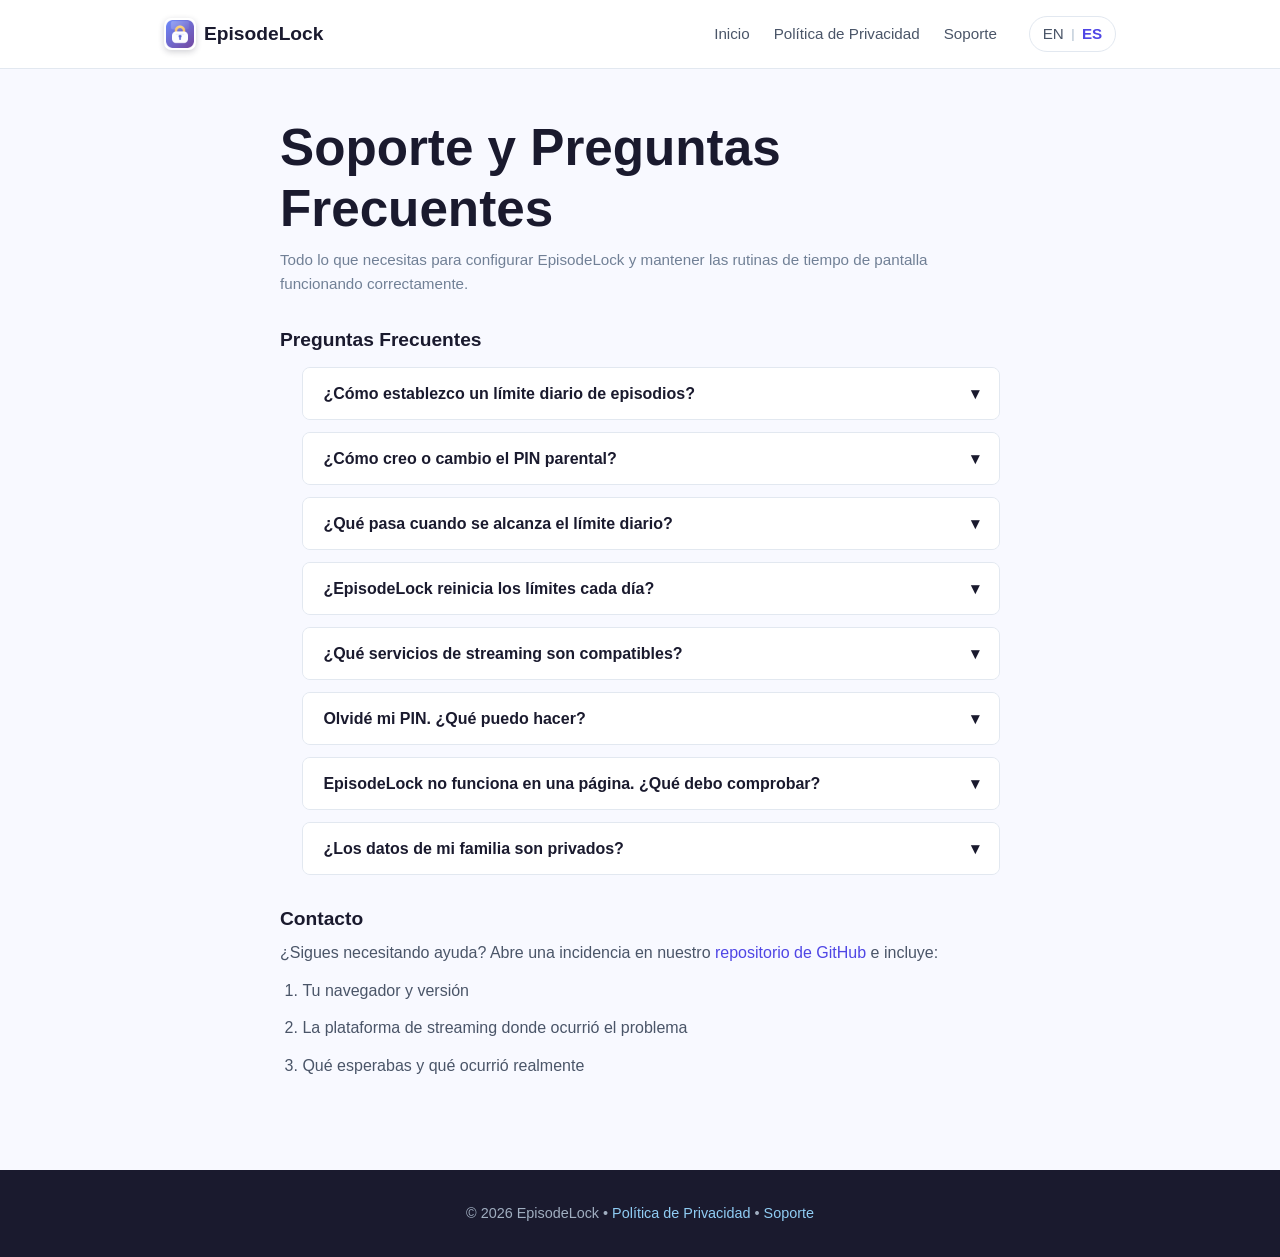
<file: es/support.html>
<!DOCTYPE html>
<html lang="es">
<head>
  <meta charset="UTF-8" />
  <meta name="viewport" content="width=device-width, initial-scale=1.0" />
  <title>Soporte - EpisodeLock</title>
  <meta name="description" content="Obtén ayuda con la configuración de EpisodeLock, los límites diarios, el control por PIN y la resolución de problemas para familias." />
  <link rel="alternate" hreflang="en" href="https://jorsang1.github.io/episode-lock-info/support.html" />
  <link rel="alternate" hreflang="es-ES" href="https://jorsang1.github.io/episode-lock-info/es/support.html" />
  <link rel="alternate" hreflang="x-default" href="https://jorsang1.github.io/episode-lock-info/support.html" />
  <link rel="canonical" href="https://jorsang1.github.io/episode-lock-info/es/support.html" />
  
  <link rel="icon" type="image/png" sizes="16x16" href="../icons/icon16.png" />
  <link rel="icon" type="image/png" sizes="48x48" href="../icons/icon48.png" />
  <link rel="apple-touch-icon" sizes="128x128" href="../icons/icon128.png" />
  <link rel="stylesheet" href="../style.css" />
</head>
<body>
  <header class="site-header">
    <div class="container">
      <div class="logo">
        <img class="logo-icon-image" src="../icons/icon48.png" width="32" height="32" alt="Logotipo de EpisodeLock" />
        <span class="logo-text">EpisodeLock</span>
      </div>
      <nav>
        <a href="index.html">Inicio</a>
        <a href="privacy.html">Política de Privacidad</a>
        <a href="support.html">Soporte</a>
        <div class="locale-switcher" aria-label="Selector de idioma">
          <a href="../support.html" class="locale-link" hreflang="en">EN</a>
          <span class="locale-sep" aria-hidden="true">|</span>
          <a href="support.html" class="locale-link active" hreflang="es-ES" aria-current="true">ES</a>
        </div>
      </nav>
    </div>
  </header>

  <main>
    <div class="container">
      <div class="page-content">
        <h1>Soporte y Preguntas Frecuentes</h1>
        <p class="subtitle">Todo lo que necesitas para configurar EpisodeLock y mantener las rutinas de tiempo de pantalla funcionando correctamente.</p>

        <h2>Preguntas Frecuentes</h2>

        <ul class="faq-list" id="faq">
          <li class="faq-item">
            <button class="faq-question" aria-expanded="false">
              ¿Cómo establezco un límite diario de episodios?
              <i class="faq-chevron" aria-hidden="true">▾</i>
            </button>
            <div class="faq-answer">
              Haz clic en el icono de EpisodeLock en la barra de herramientas de tu navegador, elige
              cuántos episodios se permiten al día y guarda tu configuración. La extensión aplicará
              ese límite automáticamente en los sitios de streaming compatibles.
            </div>
          </li>

          <li class="faq-item">
            <button class="faq-question" aria-expanded="false">
              ¿Cómo creo o cambio el PIN parental?
              <i class="faq-chevron" aria-hidden="true">▾</i>
            </button>
            <div class="faq-answer">
              Abre el panel emergente de configuración de EpisodeLock e introduce un PIN de 4 dígitos.
              Puedes actualizarlo en cualquier momento desde el mismo lugar.
              Mantén este PIN en privado, ya que controla las acciones de desbloqueo y reinicio.
            </div>
          </li>

          <li class="faq-item">
            <button class="faq-question" aria-expanded="false">
              ¿Qué pasa cuando se alcanza el límite diario?
              <i class="faq-chevron" aria-hidden="true">▾</i>
            </button>
            <div class="faq-answer">
              EpisodeLock pausa la reproducción cuando se alcanza el límite.
              Para seguir viendo, un padre puede introducir el PIN para desbloquear o reiniciar para
              ese día. Sin el PIN, la reproducción permanece bloqueada.
            </div>
          </li>

          <li class="faq-item">
            <button class="faq-question" aria-expanded="false">
              ¿EpisodeLock reinicia los límites cada día?
              <i class="faq-chevron" aria-hidden="true">▾</i>
            </button>
            <div class="faq-answer">
              Sí. Los límites de episodios se actualizan automáticamente cada día, para que tu familia
              empiece con un nuevo límite.
            </div>
          </li>

          <li class="faq-item">
            <button class="faq-question" aria-expanded="false">
              ¿Qué servicios de streaming son compatibles?
              <i class="faq-chevron" aria-hidden="true">▾</i>
            </button>
            <div class="faq-answer">
              EpisodeLock actualmente es compatible con Netflix, Disney+, Prime Video, YouTube y
              YouTube Kids. Si quieres compatibilidad con otra plataforma, envíanos una solicitud a
              través de <a href="https://github.com/jorsang1/episode-lock-info/issues" target="_blank" rel="noopener noreferrer">GitHub Issues</a>.
            </div>
          </li>

          <li class="faq-item">
            <button class="faq-question" aria-expanded="false">
              Olvidé mi PIN. ¿Qué puedo hacer?
              <i class="faq-chevron" aria-hidden="true">▾</i>
            </button>
            <div class="faq-answer">
              Si olvidas tu PIN, deberás restablecer la configuración de la extensión.
              Dependiendo de tu navegador, desinstalar y volver a instalar la extensión puede borrar
              la configuración local. Si no estás seguro, contacta con soporte e incluye el nombre y
              la versión de tu navegador.
            </div>
          </li>

          <li class="faq-item">
            <button class="faq-question" aria-expanded="false">
              EpisodeLock no funciona en una página. ¿Qué debo comprobar?
              <i class="faq-chevron" aria-hidden="true">▾</i>
            </button>
            <div class="faq-answer">
              <ol>
                <li>Asegúrate de estar en una plataforma de streaming compatible.</li>
                <li>Actualiza la página de streaming después de instalar la extensión.</li>
                <li>Intenta desactivar y volver a activar EpisodeLock en la página de extensiones de tu navegador.</li>
                <li>Confirma que tu navegador está actualizado.</li>
                <li>Si sigue sin funcionar, informa del problema en nuestra
                    <a href="https://github.com/jorsang1/episode-lock-info/issues" target="_blank" rel="noopener noreferrer">página de GitHub Issues</a>.
                </li>
              </ol>
            </div>
          </li>

          <li class="faq-item">
            <button class="faq-question" aria-expanded="false">
              ¿Los datos de mi familia son privados?
              <i class="faq-chevron" aria-hidden="true">▾</i>
            </button>
            <div class="faq-answer">
              EpisodeLock guarda tu configuración en tu dispositivo y no requiere una cuenta.
              Consulta nuestra <a href="privacy.html">Política de Privacidad</a> para obtener todos los detalles.
            </div>
          </li>
        </ul>

        <h2>Contacto</h2>
        <p>
          ¿Sigues necesitando ayuda? Abre una incidencia en nuestro
          <a href="https://github.com/jorsang1/episode-lock-info/issues" target="_blank" rel="noopener noreferrer">repositorio de GitHub</a>
          e incluye:
        </p>
        <ol>
          <li>Tu navegador y versión</li>
          <li>La plataforma de streaming donde ocurrió el problema</li>
          <li>Qué esperabas y qué ocurrió realmente</li>
        </ol>
      </div>
    </div>
  </main>

  <footer class="site-footer">
    <div class="container">
      <p>&copy; 2026 EpisodeLock &bull; <a href="privacy.html">Política de Privacidad</a> &bull; <a href="support.html">Soporte</a></p>
    </div>
  </footer>

  <script>
    // Acordeón sencillo para las preguntas frecuentes
    document.querySelectorAll('.faq-question').forEach(function(btn) {
      btn.addEventListener('click', function() {
        var item = btn.closest('.faq-item');
        var isOpen = item.classList.contains('open');
        // Cerrar todos
        document.querySelectorAll('.faq-item').forEach(function(i) {
          i.classList.remove('open');
          i.querySelector('.faq-question').setAttribute('aria-expanded', 'false');
        });
        // Alternar el seleccionado
        if (!isOpen) {
          item.classList.add('open');
          btn.setAttribute('aria-expanded', 'true');
        }
      });
    });
  </script>
</body>
</html>
</file>
<file: style.css>
/* =============================================
   Episode Lock – Global Stylesheet
   ============================================= */

/* ----- Reset & Base ----- */
*, *::before, *::after {
  box-sizing: border-box;
  margin: 0;
  padding: 0;
}

html {
  scroll-behavior: smooth;
}

body {
  font-family: -apple-system, BlinkMacSystemFont, "Segoe UI", Roboto, Helvetica, Arial, sans-serif;
  font-size: 16px;
  line-height: 1.6;
  color: #1a1a2e;
  background: #f8f9ff;
}

/* ----- Layout ----- */
.container {
  max-width: 1000px;
  margin: 0 auto;
  padding: 0 1.5rem;
}

/* ----- Typography ----- */
h1, h2, h3 {
  line-height: 1.2;
  font-weight: 700;
}

h1 { font-size: clamp(2rem, 5vw, 3.2rem); }
h2 { font-size: clamp(1.4rem, 3vw, 2rem); margin-bottom: 1rem; }
h3 { font-size: 1.1rem; margin-bottom: 0.4rem; }

a {
  color: #4f46e5;
  text-decoration: none;
}
a:hover { text-decoration: underline; }

/* ----- Header ----- */
.site-header {
  background: #fff;
  border-bottom: 1px solid #e2e8f0;
  position: sticky;
  top: 0;
  z-index: 100;
}

.site-header .container {
  display: flex;
  align-items: center;
  justify-content: space-between;
  padding-top: 1rem;
  padding-bottom: 1rem;
}

.logo {
  display: flex;
  align-items: center;
  gap: 0.5rem;
  font-size: 1.2rem;
  font-weight: 700;
  color: #1a1a2e;
}

.logo-icon-image {
  width: 2rem;
  height: 2rem;
  border-radius: 0.45rem;
  box-shadow: 0 2px 6px rgba(26, 26, 46, 0.2);
}

nav {
  display: flex;
  align-items: center;
  gap: 1.5rem;
}

nav a {
  color: #4a5568;
  font-weight: 500;
  font-size: 0.95rem;
}
nav a:hover { color: #4f46e5; text-decoration: none; }

/* ----- Locale Switcher ----- */
.locale-switcher {
  display: inline-flex;
  align-items: center;
  gap: 0.3rem;
  font-size: 0.85rem;
  font-weight: 600;
  border: 1px solid #e2e8f0;
  border-radius: 999px;
  padding: 0.2rem 0.65rem;
  color: #4a5568;
  margin-left: 0.5rem;
}

.locale-switcher .locale-link {
  color: #4a5568;
  text-decoration: none;
  padding: 0.1rem 0.15rem;
}

.locale-switcher .locale-link:hover {
  color: #4f46e5;
}

.locale-switcher .locale-link.active {
  color: #4f46e5;
  font-weight: 700;
}

.locale-switcher .locale-sep {
  color: #cbd5e0;
  user-select: none;
}

/* ----- Hero ----- */
.hero {
  background: linear-gradient(135deg, #4f46e5 0%, #7c3aed 100%);
  color: #fff;
  padding: 5rem 0;
}

.hero-grid {
  display: grid;
  grid-template-columns: 1fr 1fr;
  align-items: center;
  gap: 2rem;
}

.hero h1 {
  margin-bottom: 1.2rem;
  max-width: 14ch;
}

.hero-subtitle {
  font-size: 1.15rem;
  opacity: 0.9;
  max-width: 520px;
  margin-bottom: 1.5rem;
}

.hero-actions {
  display: flex;
  gap: 0.75rem;
  flex-wrap: wrap;
  margin-bottom: 1rem;
}

.hero-note {
  font-size: 0.95rem;
  color: rgba(255, 255, 255, 0.86);
  margin-top: 0.55rem;
}

.hero-note-main {
  font-weight: 500;
}

.hero-note-support {
  display: inline-flex;
  align-items: center;
  gap: 0.45rem;
  margin-top: 0.35rem;
  padding: 0.28rem 0.7rem;
  border-radius: 999px;
  border: 1px solid rgba(255, 255, 255, 0.24);
  background: rgba(15, 23, 42, 0.18);
  color: rgba(255, 255, 255, 0.94);
}

.hero-note-icon {
  width: 16px;
  height: 16px;
  flex-shrink: 0;
  display: block;
}

.hero-media {
  display: grid;
  grid-template-columns: 1fr;
  gap: 0.9rem;
}

.hero-shot {
  border-radius: 14px;
  overflow: hidden;
  border: 1px solid rgba(255, 255, 255, 0.32);
  box-shadow: 0 18px 36px rgba(15, 23, 42, 0.28);
  background: rgba(255, 255, 255, 0.08);
}

.hero-shot img {
  width: 100%;
  height: auto;
  display: block;
}

.hero-shot figcaption {
  padding: 0.5rem 0.75rem;
  font-size: 0.82rem;
  letter-spacing: 0.01em;
  color: rgba(255, 255, 255, 0.92);
}

/* ----- Buttons ----- */
.btn {
  display: inline-flex;
  align-items: center;
  gap: 0.5rem;
  padding: 0.75rem 1.75rem;
  border-radius: 8px;
  font-weight: 600;
  font-size: 1rem;
  cursor: pointer;
  transition: opacity 0.2s, transform 0.1s;
  text-decoration: none;
}
.btn:hover { opacity: 0.9; transform: translateY(-1px); text-decoration: none; }
.btn:active { transform: translateY(0); }

.btn-primary {
  background: #fff;
  color: #4f46e5;
}

.btn-ghost {
  color: #f8f9ff;
  border: 1px solid rgba(255, 255, 255, 0.75);
  background: rgba(26, 26, 46, 0.24);
}

.btn-ghost:hover {
  background: rgba(26, 26, 46, 0.34);
}

.btn-browser {
  background: #fff;
  color: #1a1a2e;
  border: 1px solid #e2e8f0;
  box-shadow: 0 1px 4px rgba(0,0,0,0.07);
}
.btn-browser:hover { background: #f8f9ff; }

/* ----- Features ----- */
.features {
  padding: 4rem 0;
  background: #fff;
}

.features h2 {
  text-align: center;
  margin-bottom: 2.5rem;
}

.feature-grid {
  display: grid;
  grid-template-columns: repeat(auto-fit, minmax(210px, 1fr));
  gap: 1.5rem;
}

.feature-card {
  background: #f8f9ff;
  border: 1px solid #e2e8f0;
  border-radius: 12px;
  padding: 1.5rem;
}

.feature-icon {
  font-size: 2rem;
  margin-bottom: 0.75rem;
}

.feature-card p {
  color: #4a5568;
  font-size: 0.95rem;
}

.feature-card table {
  width: 100%;
  border-collapse: collapse;
  margin-top: 0.5rem;
  font-size: 0.9rem;
}

.feature-card th,
.feature-card td {
  border: 1px solid #dbe1ec;
  padding: 0.45rem 0.55rem;
  text-align: left;
  vertical-align: top;
}

.feature-card th {
  background: #edf2ff;
  color: #2d3748;
}

.feature-card ul,
.feature-card ol {
  padding-left: 1.2rem;
  margin-top: 0.4rem;
}

.feature-card li {
  color: #4a5568;
  font-size: 0.95rem;
  margin-bottom: 0.25rem;
}

/* ----- Screenshot Showcase ----- */
.showcase {
  padding: 4rem 0;
  background: linear-gradient(180deg, #eef2ff 0%, #f8f9ff 100%);
}

.showcase h2,
.showcase-subtitle {
  text-align: center;
}

.showcase-subtitle {
  color: #4a5568;
  margin: 0 auto 2rem;
  max-width: 680px;
}

.showcase-grid {
  display: grid;
  gap: 1.25rem;
}

.showcase-card {
  background: #fff;
  border: 1px solid #e2e8f0;
  border-radius: 14px;
  overflow: hidden;
  box-shadow: 0 14px 26px rgba(79, 70, 229, 0.09);
}

.showcase-card img {
  width: 100%;
  height: auto;
  display: block;
}

.showcase-copy {
  padding: 1rem 1.1rem 1.2rem;
}

.showcase-copy p {
  color: #4a5568;
  margin: 0;
}

/* ----- Install ----- */
.install {
  padding: 4rem 0;
  text-align: center;
}

.install h2 { margin-bottom: 0.5rem; }
.install > .container > p { color: #4a5568; margin-bottom: 1.5rem; }

.install-buttons {
  display: flex;
  justify-content: center;
  flex-wrap: wrap;
  gap: 1rem;
  margin-bottom: 1.5rem;
}

.note {
  font-size: 0.85rem;
  color: #718096;
}

.install > .container > p.install-support-note {
  display: inline-flex;
  align-items: center;
  justify-content: center;
  gap: 0.5rem;
  margin: -0.25rem auto 1.25rem;
  padding: 0.5rem 0.95rem;
  border-radius: 999px;
  border: 1px solid #cfd6e6;
  background: #eef2ff;
  color: #475569;
  font-size: 0.92rem;
  font-weight: 600;
  line-height: 1.2;
}

.install-support-note img {
  display: block;
  width: 18px;
  height: 18px;
}

/* ----- How It Works ----- */
.how-it-works {
  padding: 4rem 0;
  background: #fff;
}

.how-it-works h2 {
  text-align: center;
  margin-bottom: 2.5rem;
}

.steps {
  list-style: none;
  display: flex;
  flex-direction: column;
  gap: 1.5rem;
  max-width: 680px;
  margin: 0 auto;
}

.steps li {
  display: flex;
  align-items: flex-start;
  gap: 1.25rem;
}

.step-number {
  flex-shrink: 0;
  width: 2.25rem;
  height: 2.25rem;
  background: #4f46e5;
  color: #fff;
  border-radius: 50%;
  display: flex;
  align-items: center;
  justify-content: center;
  font-weight: 700;
  font-size: 1rem;
}

.steps p { color: #4a5568; font-size: 0.95rem; }

pre {
  background: #f3f5ff;
  border: 1px solid #e2e8f0;
  border-radius: 8px;
  padding: 0.9rem;
  overflow-x: auto;
  font-size: 0.86rem;
  line-height: 1.45;
  color: #1f2937;
  white-space: pre;
}

/* ----- Footer ----- */
.site-footer {
  background: #1a1a2e;
  color: #a0aec0;
  padding: 2rem 0;
  text-align: center;
  font-size: 0.9rem;
}

.site-footer a {
  color: #90cdf4;
}
.site-footer a:hover { color: #fff; }

/* ----- Privacy & Support pages ----- */
.page-content {
  padding: 3rem 0 5rem;
  max-width: 720px;
  margin: 0 auto;
}

.page-content h1 {
  margin-bottom: 0.5rem;
}

.page-content .subtitle {
  color: #718096;
  margin-bottom: 2rem;
  font-size: 0.95rem;
}

.page-content h2 {
  margin-top: 2rem;
  margin-bottom: 0.6rem;
  font-size: 1.2rem;
}

.page-content p,
.page-content li {
  color: #4a5568;
  margin-bottom: 0.75rem;
}

.page-content ul,
.page-content ol {
  padding-left: 1.4rem;
}

.page-content a { font-weight: 500; }

/* ----- FAQ / Accordion (support page) ----- */
.faq-list {
  list-style: none;
  padding: 0;
  margin-top: 1rem;
}

.faq-item {
  border: 1px solid #e2e8f0;
  border-radius: 8px;
  margin-bottom: 0.75rem;
  overflow: hidden;
}

.faq-question {
  width: 100%;
  background: #fff;
  border: none;
  padding: 1rem 1.25rem;
  text-align: left;
  font-size: 1rem;
  font-weight: 600;
  color: #1a1a2e;
  cursor: pointer;
  display: flex;
  justify-content: space-between;
  align-items: center;
}
.faq-question:hover { background: #f8f9ff; }

.faq-answer {
  display: none;
  padding: 0 1.25rem 1rem;
  color: #4a5568;
  font-size: 0.95rem;
}

.faq-item.open .faq-answer { display: block; }
.faq-item.open .faq-chevron { transform: rotate(180deg); }

.faq-chevron {
  transition: transform 0.2s;
  font-style: normal;
}

/* ----- Blog / Story page ----- */
.blog-post {
  padding: 3rem 0 5rem;
}

.blog-header {
  max-width: 720px;
  margin: 0 auto 2rem;
  text-align: center;
}

.blog-meta {
  font-size: 0.85rem;
  font-weight: 600;
  color: #4f46e5;
  text-transform: uppercase;
  letter-spacing: 0.08em;
  margin-bottom: 0.75rem;
}

.blog-header h1 {
  font-size: clamp(1.6rem, 4vw, 2.4rem);
  margin-bottom: 0.75rem;
  color: #1a1a2e;
}

.blog-byline {
  font-size: 0.9rem;
  color: #718096;
}

.blog-hero-image {
  max-width: 820px;
  margin: 0 auto 2.5rem;
  border-radius: 16px;
  overflow: hidden;
  box-shadow: 0 18px 40px rgba(79, 70, 229, 0.12);
}

.blog-hero-image img {
  width: 100%;
  height: auto;
  display: block;
}

.blog-hero-image figcaption {
  font-size: 0.78rem;
  color: #a0aec0;
  text-align: right;
  padding: 0.4rem 0.75rem;
  background: #f8f9ff;
}

.blog-hero-image figcaption a {
  color: #a0aec0;
}

.blog-body {
  max-width: 680px;
  margin: 0 auto;
  font-size: 1.05rem;
  line-height: 1.75;
  color: #2d3748;
}

.blog-body p {
  margin-bottom: 1.25rem;
}

.blog-body h2 {
  font-size: 1.3rem;
  color: #1a1a2e;
  margin-top: 2.5rem;
  margin-bottom: 0.75rem;
  border-left: 4px solid #4f46e5;
  padding-left: 0.75rem;
}

.blog-body em {
  color: #4f46e5;
  font-style: italic;
}

.blog-cta {
  max-width: 680px;
  margin: 3rem auto 0;
  padding: 2rem;
  background: linear-gradient(135deg, #4f46e5 0%, #7c3aed 100%);
  border-radius: 16px;
  text-align: center;
  color: #fff;
}

.blog-cta p {
  font-size: 1.1rem;
  font-weight: 600;
  margin-bottom: 1.25rem;
}

.blog-cta .btn-primary {
  background: #fff;
  color: #4f46e5;
  font-size: 1rem;
}

.blog-cta-back {
  display: block;
  margin-top: 1rem;
  font-size: 0.88rem;
  color: rgba(255, 255, 255, 0.8);
}

.blog-cta-back:hover {
  color: #fff;
  text-decoration: none;
}

/* ----- Story Teaser (homepage section) ----- */
.story-teaser {
  padding: 4rem 0;
  background: linear-gradient(180deg, #f0edff 0%, #f8f9ff 100%);
}

.story-teaser h2 {
  text-align: center;
  margin-bottom: 0.5rem;
}

.story-teaser-subtitle {
  text-align: center;
  color: #4a5568;
  margin-bottom: 2rem;
  font-size: 0.95rem;
}

.story-card {
  max-width: 760px;
  margin: 0 auto;
  background: #fff;
  border: 1px solid #e2e8f0;
  border-radius: 16px;
  overflow: hidden;
  box-shadow: 0 12px 28px rgba(79, 70, 229, 0.1);
  display: grid;
  grid-template-columns: 1fr 1fr;
}

.story-card-image {
  overflow: hidden;
}

.story-card-image img {
  width: 100%;
  height: 100%;
  object-fit: cover;
  display: block;
  transition: transform 0.4s ease;
}

.story-card:hover .story-card-image img {
  transform: scale(1.03);
}

.story-card-body {
  padding: 2rem;
  display: flex;
  flex-direction: column;
  justify-content: center;
}

.story-card-label {
  font-size: 0.78rem;
  font-weight: 700;
  color: #4f46e5;
  text-transform: uppercase;
  letter-spacing: 0.08em;
  margin-bottom: 0.6rem;
}

.story-card-body h3 {
  font-size: 1.15rem;
  color: #1a1a2e;
  margin-bottom: 0.75rem;
  line-height: 1.35;
}

.story-card-body p {
  font-size: 0.93rem;
  color: #4a5568;
  line-height: 1.65;
  margin-bottom: 1.25rem;
}

.story-read-more {
  font-size: 0.93rem;
  font-weight: 600;
  color: #4f46e5;
  display: inline-flex;
  align-items: center;
  gap: 0.3rem;
}

.story-read-more:hover {
  text-decoration: underline;
}

/* ----- Responsive ----- */
@media (max-width: 600px) {
  .site-header .container {
    flex-direction: column;
    gap: 0.75rem;
    text-align: center;
  }

  .hero-grid {
    grid-template-columns: 1fr;
    gap: 1.2rem;
  }

  .hero-copy {
    text-align: center;
  }

  .hero h1,
  .hero-subtitle {
    margin-left: auto;
    margin-right: auto;
  }

  .hero-actions {
    justify-content: center;
  }

  .hero { padding: 3.5rem 0; }

  .story-card {
    grid-template-columns: 1fr;
  }

  .story-card-image {
    height: 200px;
  }
}
</file>
